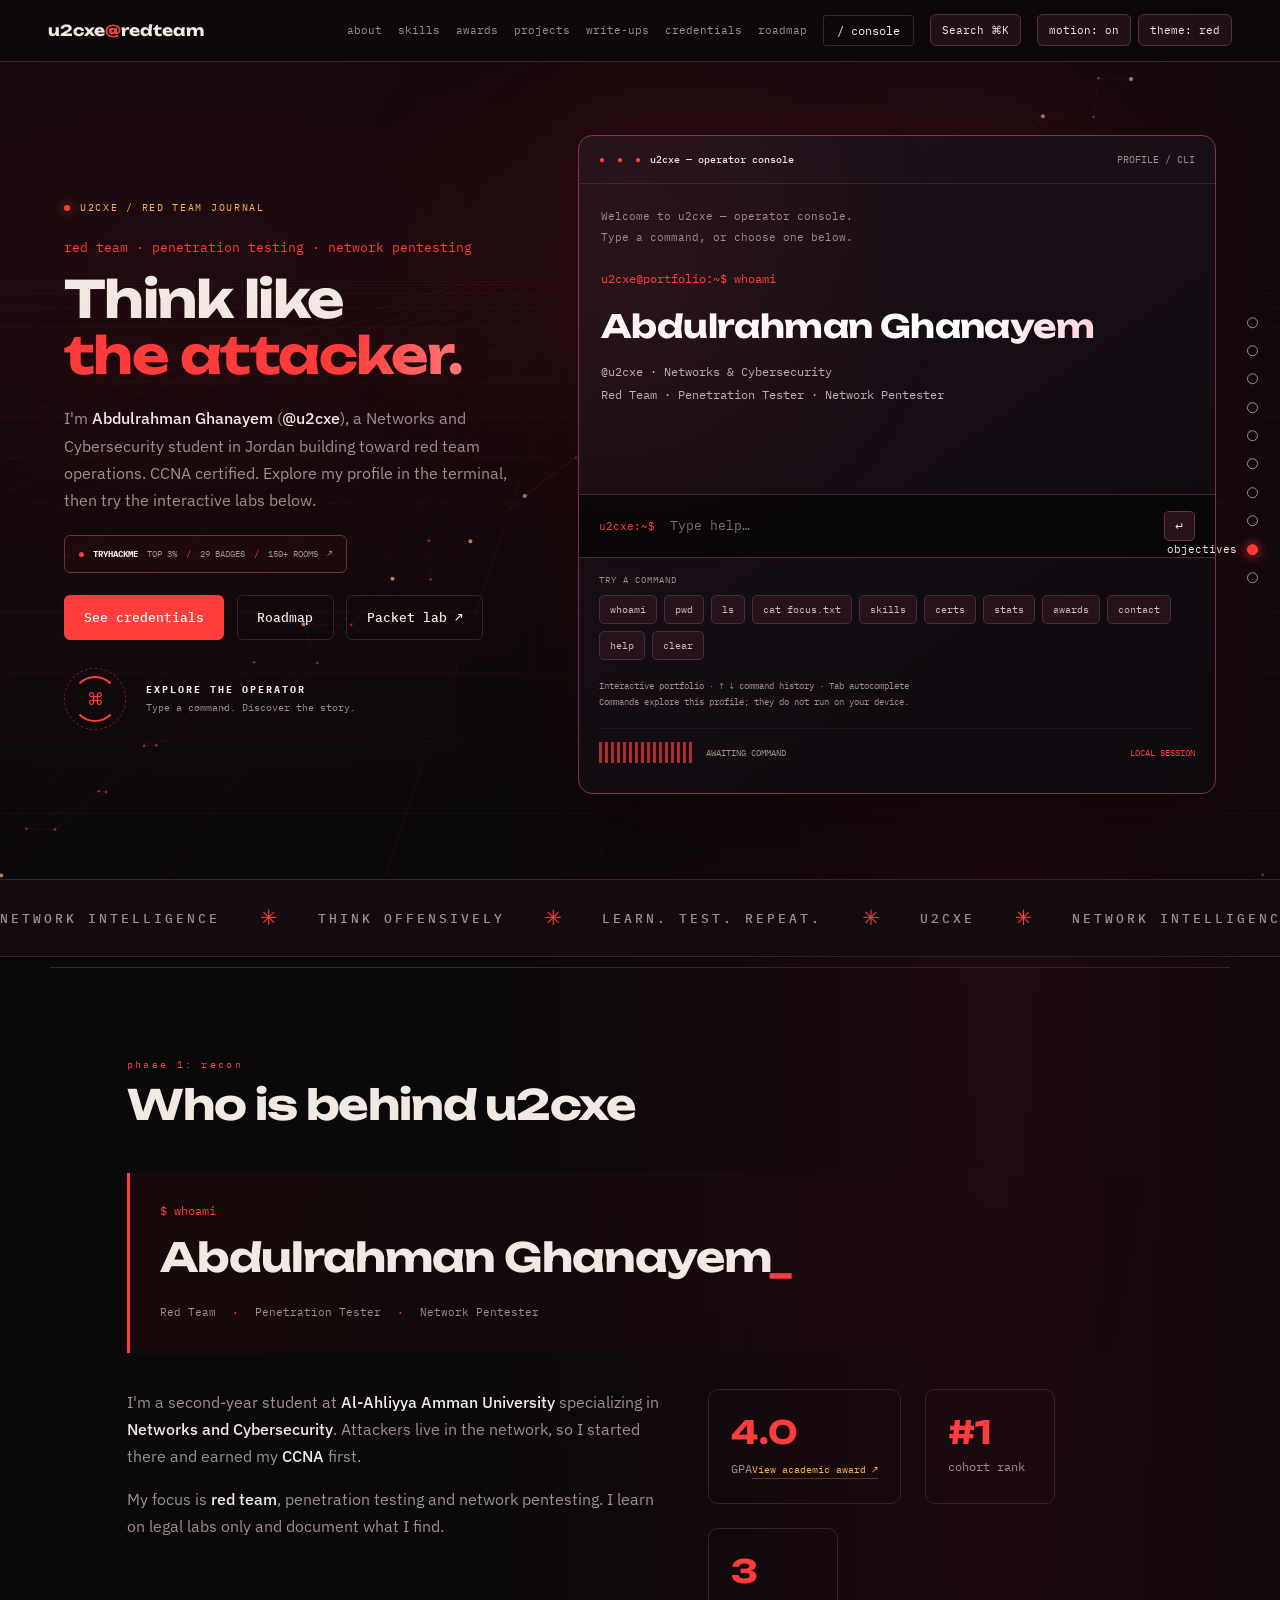
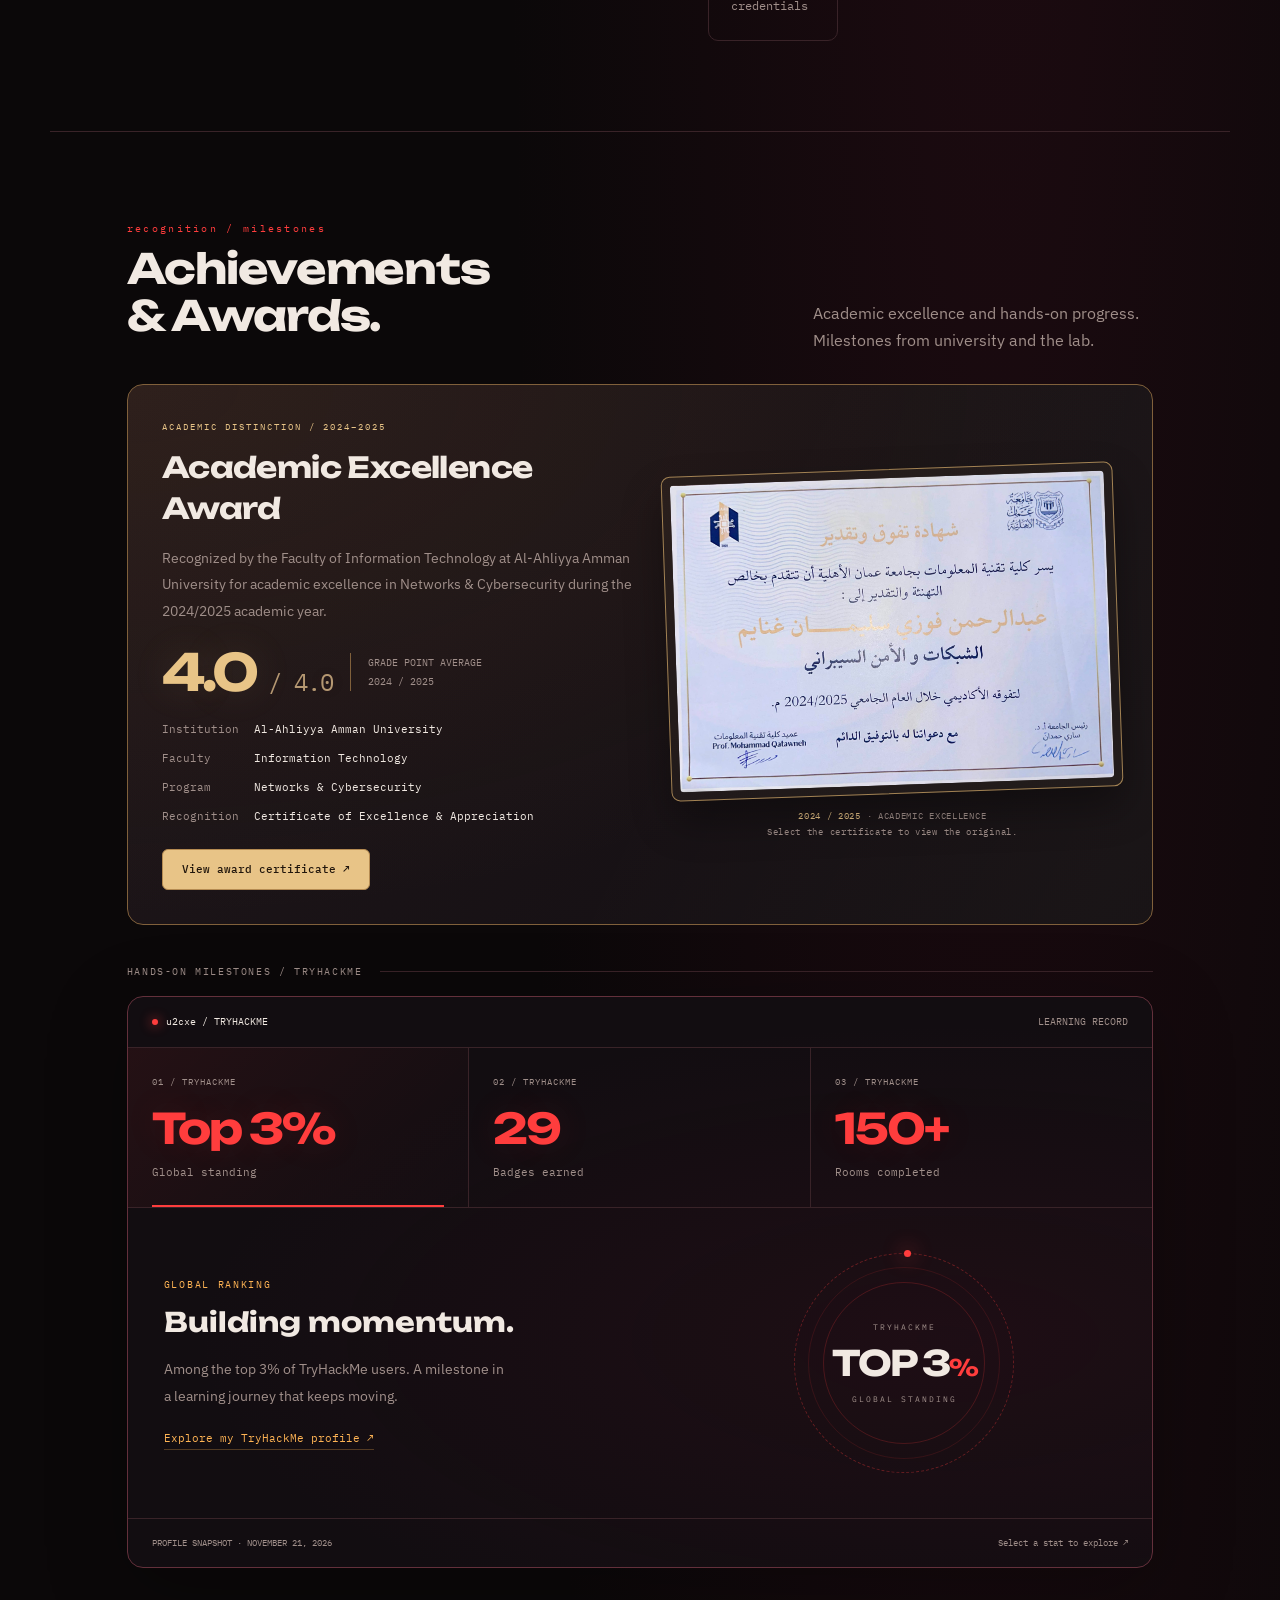
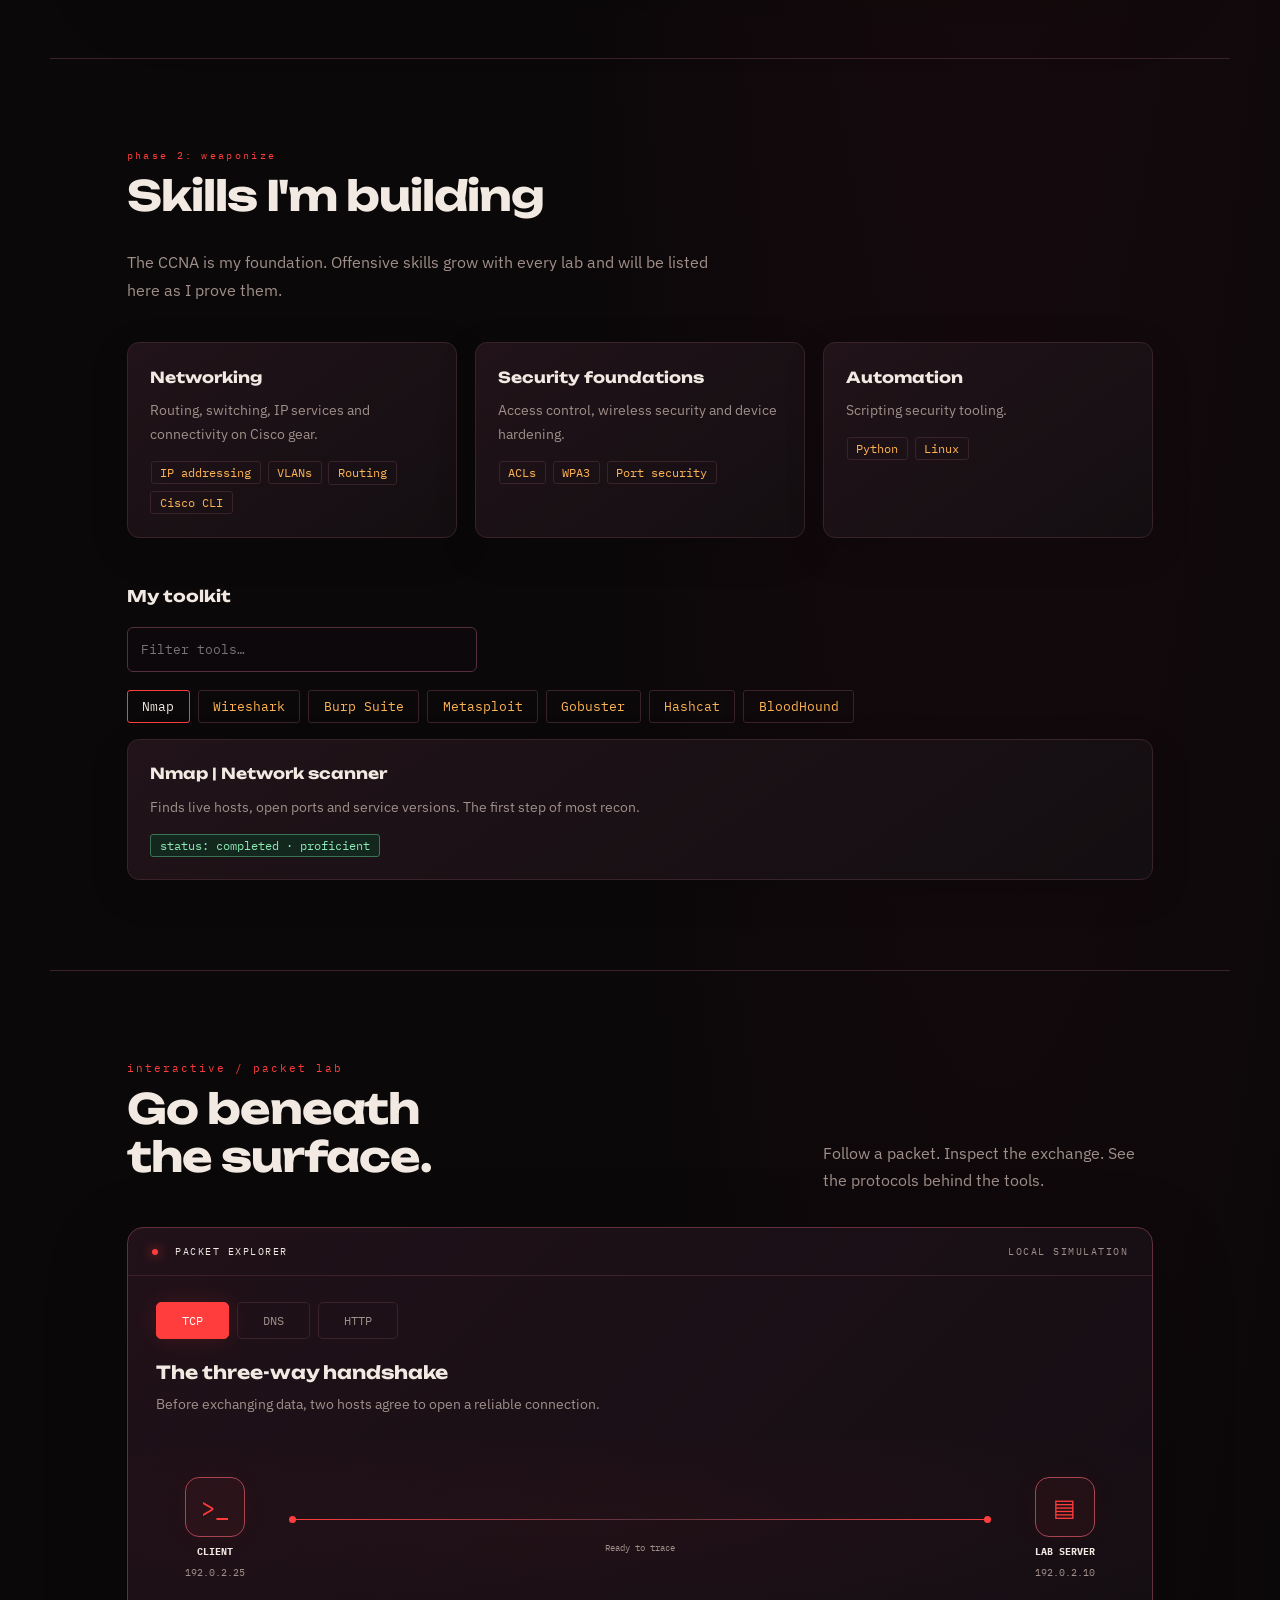
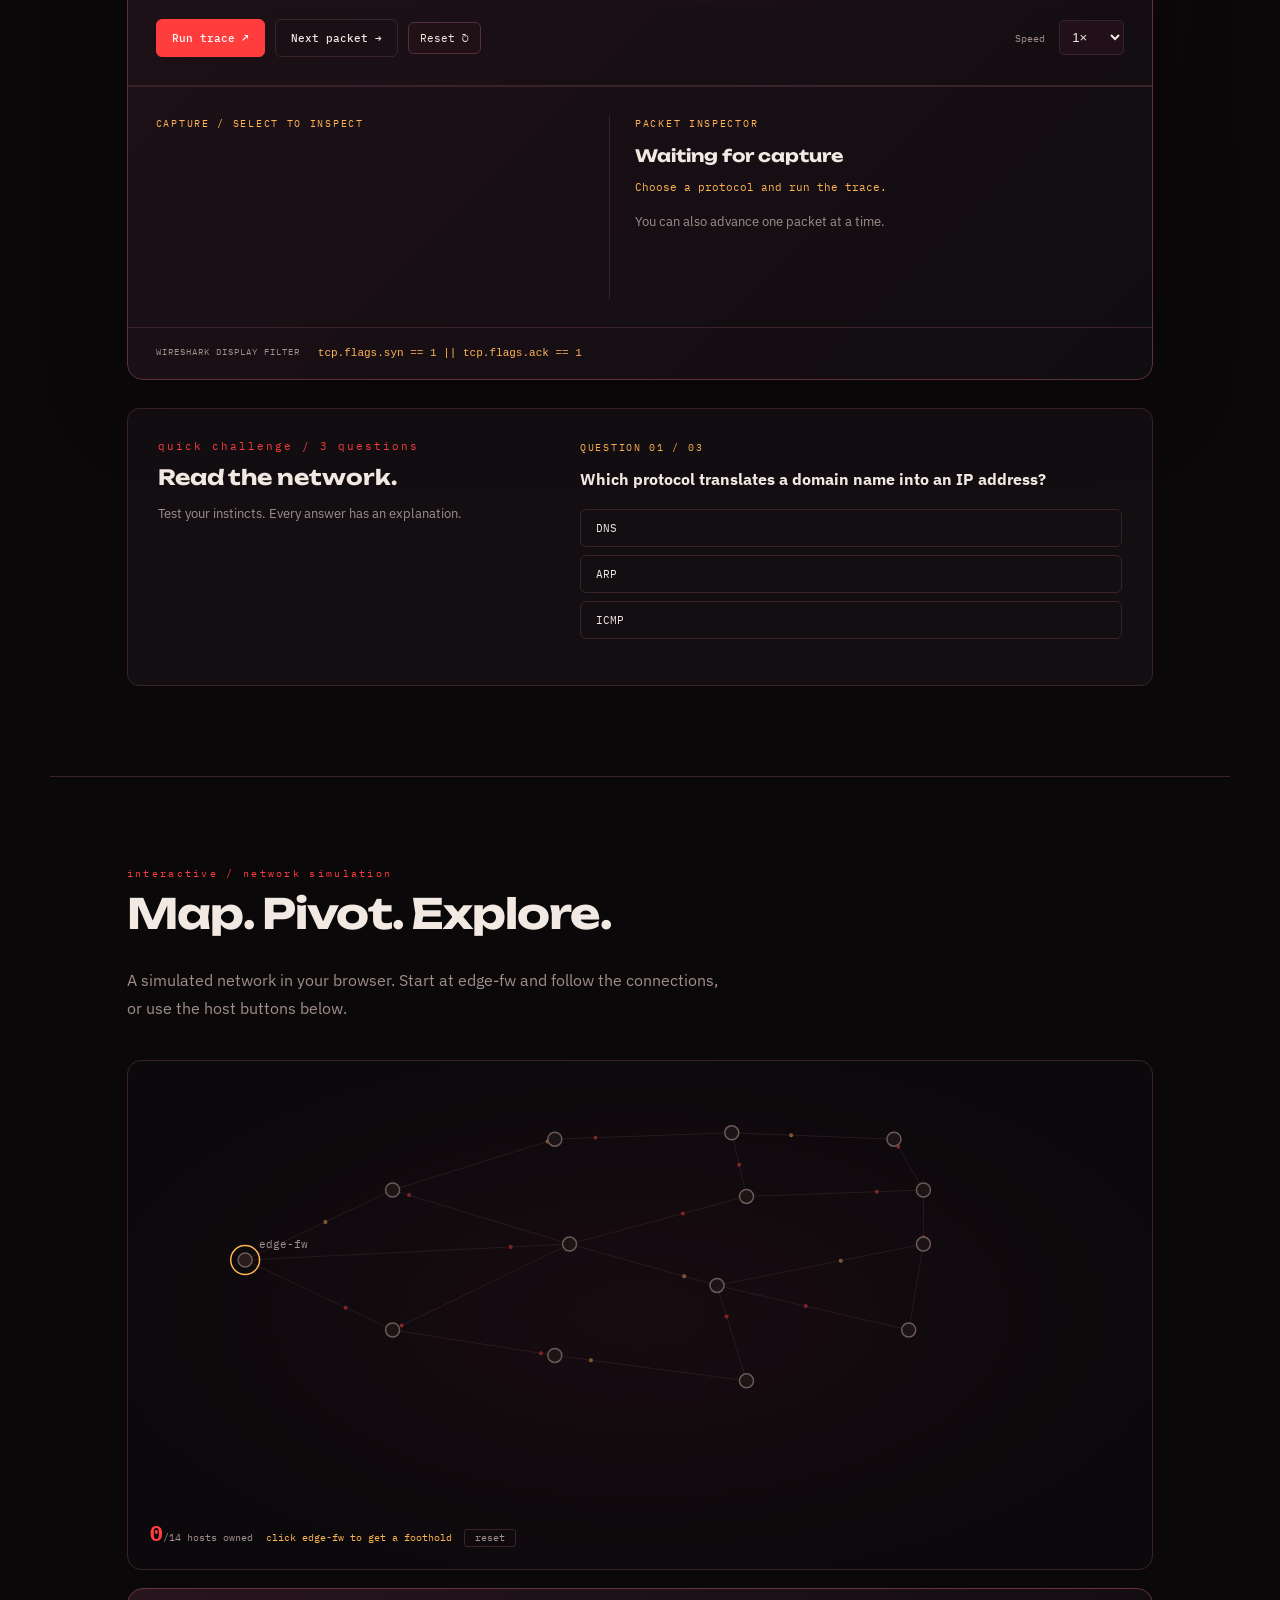
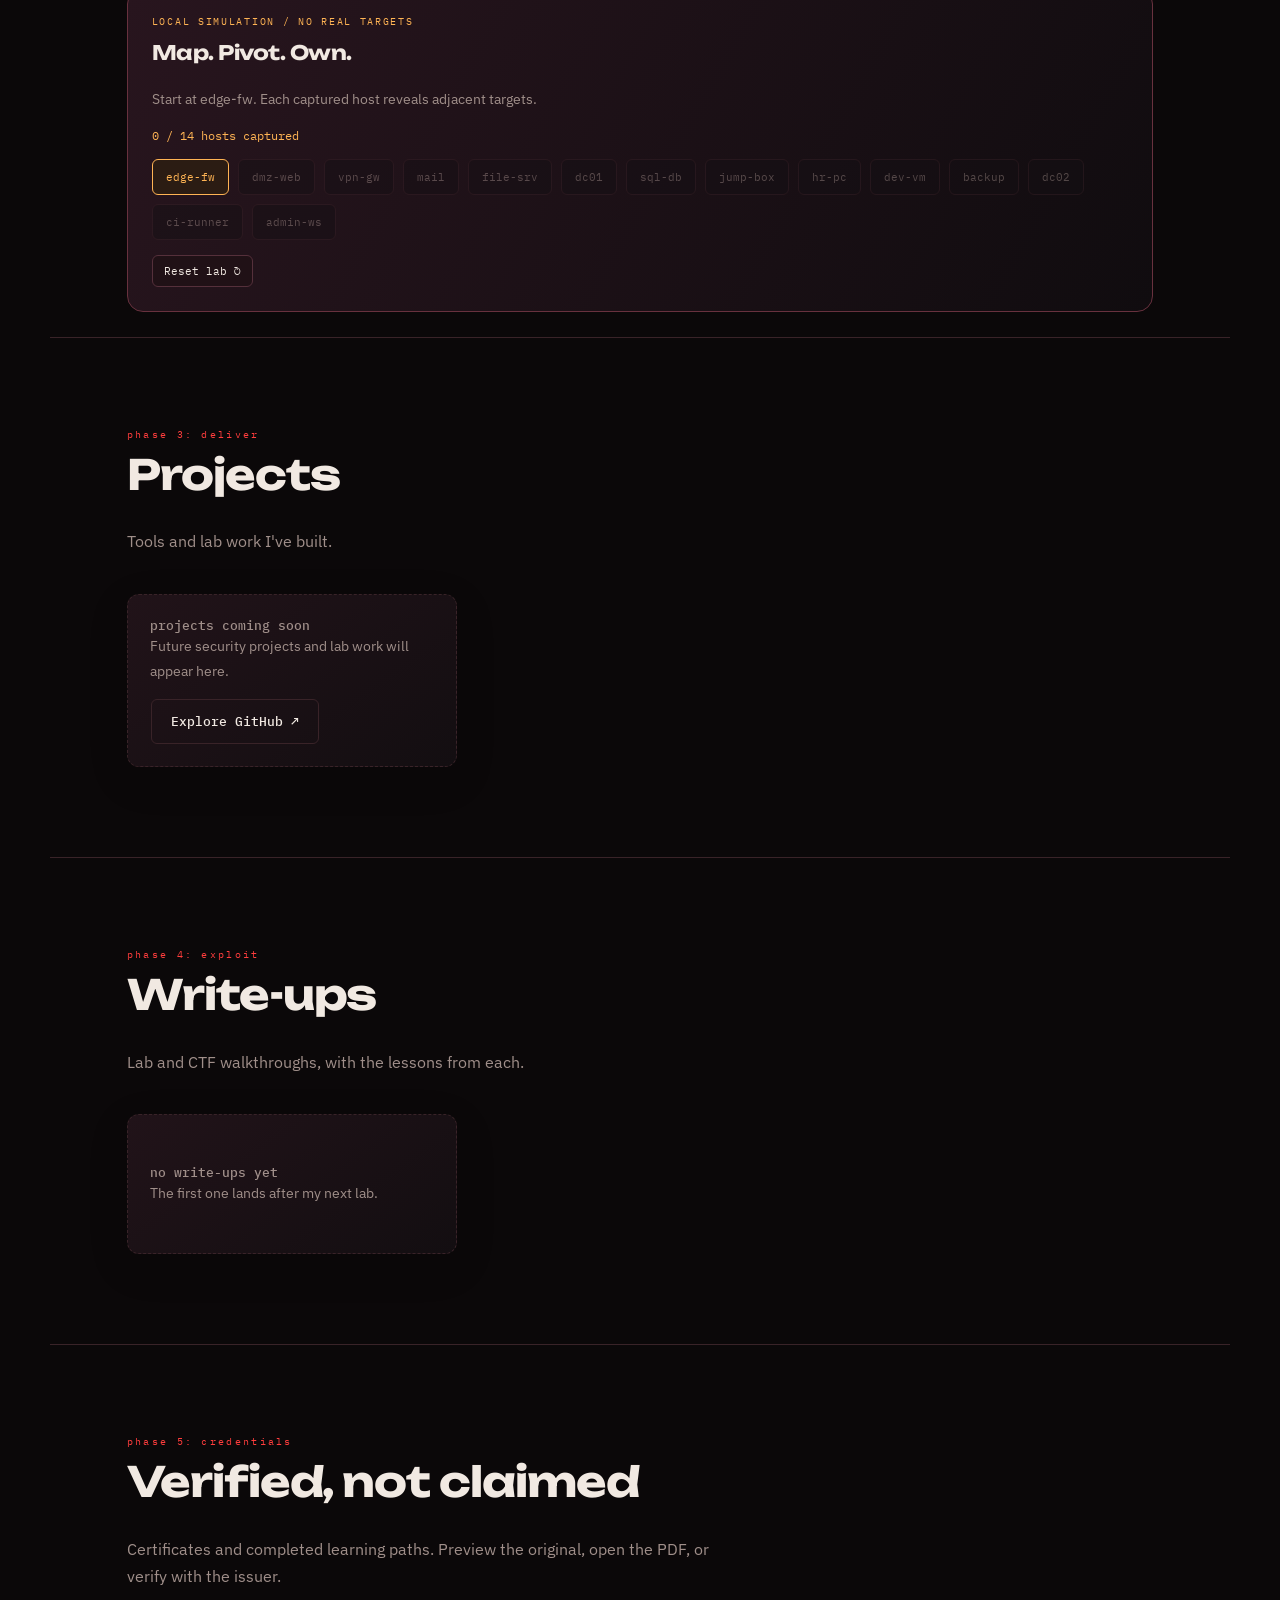
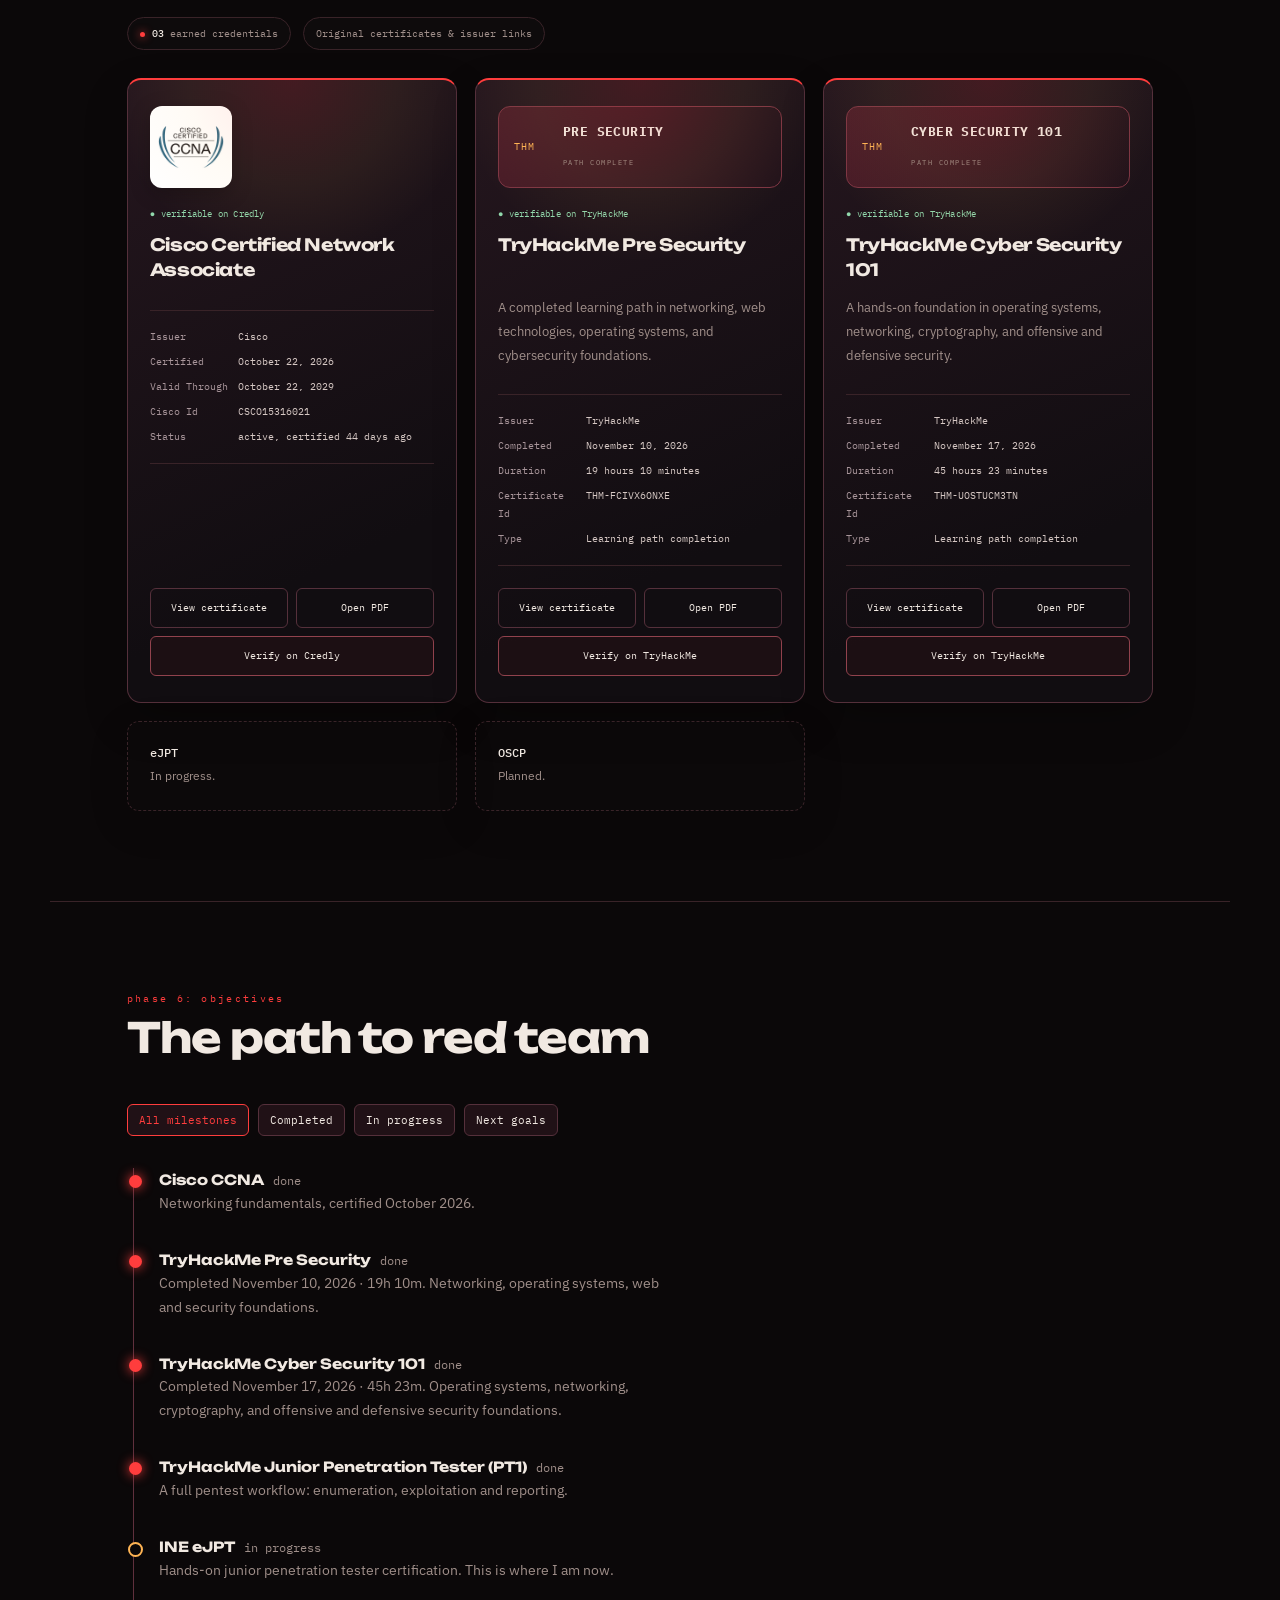
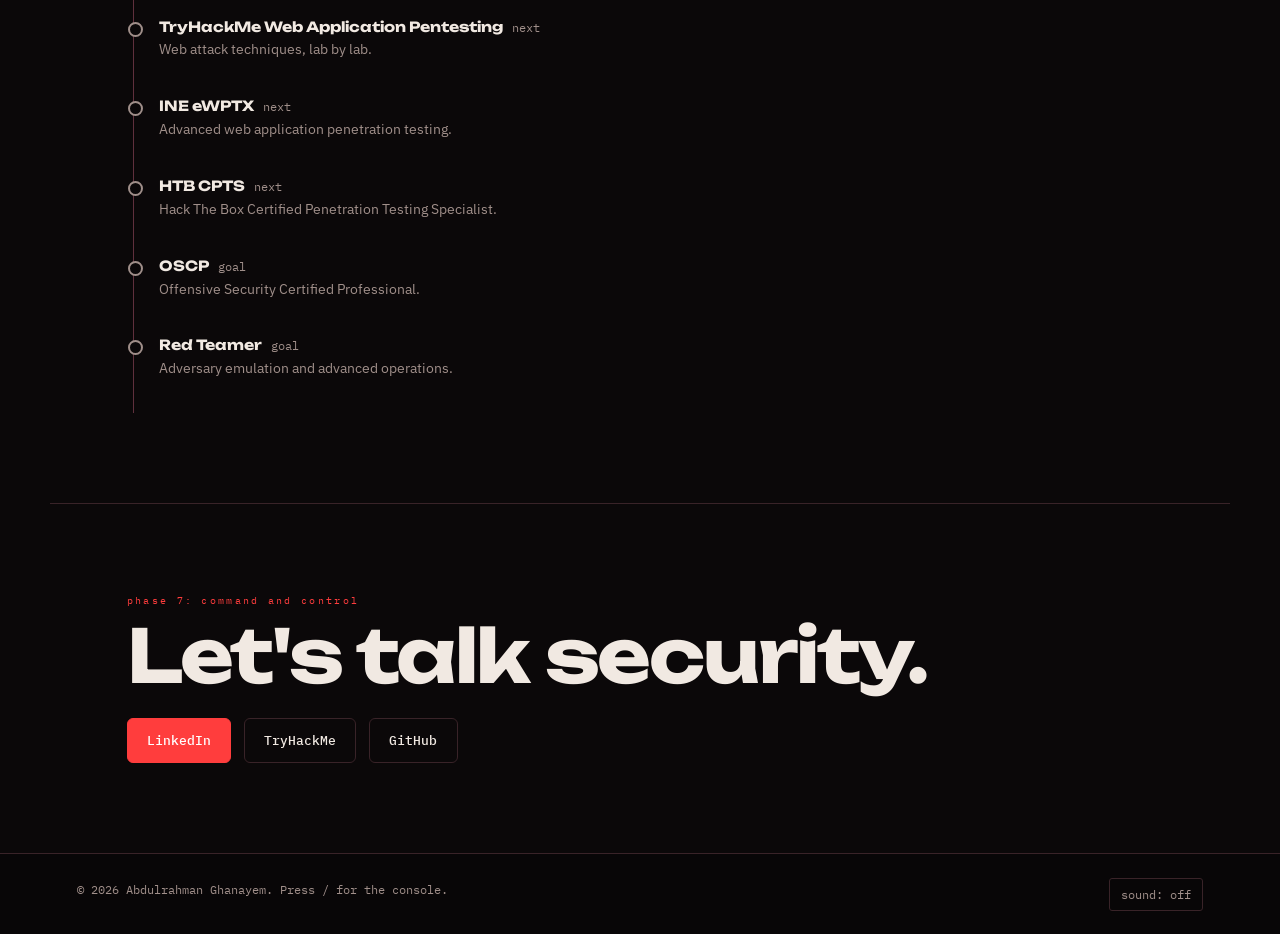
<file: index.html>
<!doctype html><html lang="en"><head><meta charset="utf-8"><meta name="viewport" content="width=device-width,initial-scale=1">
<title>Abdulrahman Ghanayem (u2cxe) | Red Team</title>
<meta name="description" content="Abdulrahman Ghanayem, aka u2cxe. Networks and Cybersecurity student building toward red team operations. CCNA certified.">
<link rel="stylesheet" href="https://fonts.googleapis.com/css2?family=IBM+Plex+Mono:wght@400;500&family=IBM+Plex+Sans:wght@400;500&family=Unbounded:wght@400;700&display=swap">
<script>document.documentElement.className='js'</script>
<style>
:root{--bg:#0b0809;--ink:#f1e9e2;--dim:#a08f8a;--red:#ff3d3d;--amb:#ffb454;--line:#2a1c1e;--pan:#140d0f;--d:'Unbounded',system-ui,sans-serif;--m:'IBM Plex Mono',ui-monospace,monospace;--s:'IBM Plex Sans',system-ui,sans-serif}
*{margin:0;padding:0;box-sizing:border-box}html{scroll-behavior:smooth;scroll-padding-top:80px}
body{background:var(--bg);color:var(--ink);font:400 1rem/1.7 var(--s);overflow-x:hidden}
a{color:inherit;text-decoration:none}:focus-visible{outline:2px solid var(--amb);outline-offset:3px}
.fine,.fine *{cursor:none}.ring{position:fixed;left:0;top:0;width:34px;height:34px;margin:-17px 0 0 -17px;border:1.5px solid var(--red);border-radius:50%;pointer-events:none;z-index:200;transition:width .2s,height .2s,margin .2s,background .2s}
.ring.big{width:56px;height:56px;margin:-28px 0 0 -28px;background:#ff3d3d22}.ring::after{content:"";position:absolute;left:50%;top:50%;width:4px;height:4px;margin:-2px;background:var(--red);border-radius:50%}
#boot{position:fixed;inset:0;background:#050304;z-index:300;display:flex;flex-direction:column;justify-content:center;padding:0 max(1.5rem,12vw);font:.9rem/2 var(--m);color:var(--dim);transition:opacity .6s}
#boot b{color:var(--red)}#boot small{margin-top:1.5rem;opacity:.5}#boot.x{opacity:0;pointer-events:none}
.prog{position:fixed;top:0;left:0;height:3px;width:0;background:linear-gradient(90deg,var(--red),var(--amb));z-index:90}
header{position:fixed;top:0;left:0;right:0;z-index:80;display:flex;justify-content:space-between;align-items:center;padding:.9rem clamp(1rem,4vw,3rem);background:linear-gradient(var(--bg),transparent)}
.brand{font:700 .95rem var(--d)}.brand i{color:var(--red);font-style:normal}
nav{display:flex;gap:1.5rem;align-items:center;font:.8rem var(--m)}nav a{color:var(--dim);transition:color .2s}nav a:hover{color:var(--ink)}
#cb{font:.78rem var(--m);background:none;color:var(--ink);border:1px solid var(--line);padding:.4rem .8rem;border-radius:3px;cursor:pointer}#cb:hover{border-color:var(--red)}
.rail{position:fixed;right:1.4rem;top:50%;transform:translateY(-50%);z-index:70;list-style:none;display:flex;flex-direction:column;gap:.9rem}
.rail a{display:flex;align-items:center;gap:.6rem;justify-content:flex-end;font:.7rem var(--m);color:transparent;transition:color .3s}
.rail a::after{content:"";width:9px;height:9px;border:1.5px solid var(--dim);border-radius:50%;transition:.3s}
.rail a:hover,.rail a.on{color:var(--ink)}.rail a.on::after{background:var(--red);border-color:var(--red);box-shadow:0 0 12px var(--red)}
.hero{position:relative;min-height:100vh;display:flex;align-items:center;padding:100px clamp(1.2rem,6vw,5rem) 60px}
#g{position:absolute;inset:0;width:100%;height:100%}
.hc{position:relative;z-index:2;max-width:560px;pointer-events:none}.hc a,.hc .btns{pointer-events:auto}
.tag{font:.8rem var(--m);color:var(--red)}
h1{font:700 clamp(2.3rem,5.4vw,4.4rem)/1.08 var(--d);letter-spacing:-.03em;margin:1rem 0 1.4rem}
h1 em{font-style:normal;color:var(--red);display:block}
.lead{color:var(--dim);max-width:46ch;margin-bottom:1.8rem}.lead b{color:var(--ink);font-weight:500}
.btns{display:flex;gap:.8rem;flex-wrap:wrap}
.btn{font:500 .82rem var(--m);padding:.8rem 1.2rem;border:1px solid var(--red);background:var(--red);color:#fff;border-radius:3px;display:inline-block;transition:transform .2s,box-shadow .25s;cursor:pointer}
.btn.g{background:transparent;border-color:var(--line);color:var(--ink)}.btn:hover{box-shadow:0 10px 30px #ff3d3d40}
.hud{position:absolute;z-index:3;left:clamp(1.2rem,6vw,5rem);bottom:28px;font:.78rem var(--m);color:var(--dim)}
.hud b{color:var(--red);font-size:1.3rem}.hud span{color:var(--amb);margin-left:.8rem}
#win{position:absolute;z-index:5;right:clamp(1rem,5vw,4rem);bottom:90px;max-width:340px;background:var(--pan);border:1px solid var(--red);padding:1.2rem;border-radius:6px;font:.82rem/1.6 var(--m);transform:scale(.9);opacity:0;pointer-events:none;transition:.5s}
#win.on{transform:none;opacity:1;pointer-events:auto}#win b{color:var(--red)}#win a{color:var(--amb);text-decoration:underline}
.sec{padding:110px clamp(1.2rem,6vw,5rem);max-width:1180px;margin:auto}
.ph{font:.8rem var(--m);color:var(--red);margin-bottom:.6rem}
h2{font:700 clamp(1.6rem,3.6vw,2.6rem)/1.15 var(--d);letter-spacing:-.025em;margin-bottom:1rem;max-width:20ch}
.sub{color:var(--dim);max-width:60ch;margin-bottom:2.4rem}
.js .rv{opacity:0;transform:translateY(36px);transition:opacity .8s calc(var(--i,0)*.1s),transform .8s calc(var(--i,0)*.1s)}.js .rv.in{opacity:1;transform:none}
.grid{display:grid;grid-template-columns:repeat(auto-fill,minmax(270px,1fr));gap:1.1rem}
.card{background:var(--pan);border:1px solid var(--line);border-radius:6px;padding:1.4rem;transition:border-color .25s,transform .15s;transform-style:preserve-3d}
.card:hover{border-color:var(--red)}.card h3{font:700 .95rem var(--d);margin-bottom:.5rem}.card p{color:var(--dim);font-size:.9rem}
.chips{display:flex;flex-wrap:wrap;gap:.4rem;margin-top:.9rem}.chips span{font:.72rem var(--m);padding:.2rem .55rem;border:1px solid var(--line);border-radius:3px;color:var(--amb)}
.empty{border-style:dashed;display:flex;flex-direction:column;justify-content:center;min-height:140px}.empty b{font:500 .8rem var(--m);color:var(--dim)}
.stats{display:flex;gap:3rem;flex-wrap:wrap;margin-top:2rem}.stats b{display:block;font:700 2.4rem var(--d);color:var(--red)}.stats small{font:.75rem var(--m);color:var(--dim)}
.about{display:grid;grid-template-columns:1.2fr 1fr;gap:3rem}.about p{color:var(--dim);margin-bottom:1rem}.about p b{color:var(--ink);font-weight:500}
.road{list-style:none;border-left:1px solid var(--line);margin-left:6px}.road li{position:relative;padding:0 0 1.8rem 1.8rem}
.road li::before{content:"";position:absolute;left:-6px;top:7px;width:11px;height:11px;border-radius:50%;background:var(--bg);border:2px solid var(--dim)}
.road .d::before{background:var(--red);border-color:var(--red);box-shadow:0 0 12px var(--red)}.road .n::before{border-color:var(--amb);animation:pl 1.8s infinite}
@keyframes pl{0%{box-shadow:0 0 0 0 #ffb45466}100%{box-shadow:0 0 0 14px #ffb45400}}
.road h3{font:700 1rem var(--d)}.road small{font:.72rem var(--m);color:var(--dim);margin-left:.6rem}.road p{color:var(--dim);font-size:.88rem}
.cert{display:grid;grid-template-columns:110px 1fr;gap:1.4rem;align-items:center;grid-column:1/-1;position:relative;overflow:hidden;border-color:#5a2a2a}
.cert::after{content:"";position:absolute;inset:0;background:radial-gradient(260px circle at var(--mx,50%) var(--my,0),#ff3d3d26,#ffb45410 40%,transparent 70%);pointer-events:none}
.cert img{width:110px;height:110px;object-fit:contain;border-radius:8px;background:#fff;padding:6px}
.cert dl{display:grid;grid-template-columns:auto 1fr;gap:.15rem 1rem;font:.76rem var(--m);margin:.7rem 0 1rem}.cert dt{color:var(--dim)}
.ver{font:.74rem var(--m);color:#6dff9a}
.cert .btn{padding:.55rem 1rem;position:relative;z-index:2}
.big{font:700 clamp(2rem,6vw,4.6rem)/1.05 var(--d);letter-spacing:-.03em;margin-bottom:1.5rem}
footer{border-top:1px solid var(--line);padding:1.5rem clamp(1.2rem,6vw,5rem);display:flex;justify-content:space-between;flex-wrap:wrap;gap:1rem;font:.76rem var(--m);color:var(--dim)}
footer button{font:inherit;background:none;border:1px solid var(--line);color:var(--dim);padding:.25rem .7rem;border-radius:3px;cursor:pointer}
dialog{background:var(--pan);color:var(--ink);border:1px solid var(--red);border-radius:8px;padding:1.4rem;width:min(760px,92vw);max-height:90vh;overflow:auto;margin:auto}dialog::backdrop{background:#000c;backdrop-filter:blur(4px)}
dialog img.p{width:100%;border-radius:4px;margin:1rem 0}dialog h3{font:700 1rem var(--d)}
#o{font:.82rem/1.7 var(--m);white-space:pre-wrap;min-height:220px;max-height:50vh;overflow:auto;color:var(--dim)}#o b{color:var(--red);font-weight:500}
#ci{width:100%;background:none;border:0;border-top:1px solid var(--line);outline:0;color:var(--ink);font:.85rem var(--m);padding:.8rem 0 0;margin-top:.6rem}
body::before{content:"";position:fixed;inset:0;pointer-events:none;z-index:1;background:radial-gradient(480px circle at var(--sx,50%) var(--sy,30%),#ff3d3d12,transparent 65%)}
.ice{--red:#46d9ff;--amb:#b6ff8a;--line:#1c2a2e}#h1 em{pointer-events:auto}
#log{position:absolute;z-index:3;left:clamp(1.2rem,6vw,5rem);bottom:66px;font:.72rem/1.7 var(--m);color:var(--dim);white-space:pre}#log div{animation:fi .4s}@keyframes fi{from{opacity:0;transform:translateX(-10px)}}
#rs{font:inherit;margin-left:.8rem;background:none;border:1px solid var(--line);color:var(--dim);padding:.1rem .6rem;border-radius:3px;cursor:pointer}#rs:hover{border-color:var(--red)}
.tl{display:flex;flex-wrap:wrap;gap:.5rem;margin-bottom:1rem}.tl button{font:.8rem var(--m);background:none;color:var(--amb);border:1px solid var(--line);padding:.45rem .9rem;border-radius:3px;cursor:pointer;transition:.2s}.tl button.on,.tl button:hover{border-color:var(--red);color:var(--ink)}
.th{font:700 1rem var(--d);margin:3rem 0 1rem}#tp{min-height:120px}#tp h3{animation:fi .4s}
.calm *,.calm *::before,.calm *::after{animation:none!important;transition:none!important}.calm .rv{opacity:1!important;transform:none!important}
@media(max-width:820px){nav a,.rail,#log{display:none}.about{grid-template-columns:1fr}.cert{grid-template-columns:1fr}.hc{max-width:none}.hero{align-items:flex-start}}
</style><link rel="stylesheet" href="upgrade.css"><link rel="icon" href="favicon.ico" sizes="any"><link rel="icon" type="image/png" href="favicon.png"><link rel="apple-touch-icon" href="apple-touch-icon.png"><meta name="theme-color" content="#0b0809"><link rel="stylesheet" href="interactive.css"><link rel="stylesheet" href="achievements.css"><link rel="stylesheet" href="awards.css"><link rel="stylesheet" href="refinement.css"><link rel="stylesheet" href="terminal.css"><link rel="stylesheet" href="motion.css"><link rel="stylesheet" href="cursor.css"><link rel="stylesheet" href="spark.css"></head><body>
<div id="boot"><div id="bl"></div><small>press any key to skip</small></div>
<div class="prog" id="pg"></div><div class="ring" id="rg" aria-hidden="true"></div>
<header><a class="brand" href="#top">u2cxe<i>@</i>redteam</a><nav><a href="#recon">about</a><a href="#weapon">skills</a><a href="#deliver">projects</a><a href="#exploit">write-ups</a><a href="#creds">credentials</a><a href="#path">roadmap</a><button id="cb" type="button">/ console</button></nav></header>
<ol class="rail" id="rail" aria-label="Sections"></ol>
<main>
<section class="hero" id="top">
<div class="hc"><p class="edition">OPERATOR PORTFOLIO / 04</p><p class="tag">red team · penetration testing · network pentesting</p>
<h1 id="h1">Think like<em>the attacker.</em></h1>
<p class="lead">I'm <b>Abdulrahman Ghanayem</b> (<b>@u2cxe</b>), a Networks and Cybersecurity student in Jordan building toward red team operations. CCNA certified. Explore my profile in the terminal, then try the interactive labs below.</p>
<div class="btns"><a class="btn" href="#creds">See credentials</a><a class="btn g" href="#path">Roadmap</a></div></div>
<div class="hero-terminal" role="region" aria-label="Interactive portfolio terminal"><div class="hero-terminal-bar"><strong><span class="cli-lights" aria-hidden="true">● ● ●</span> u2cxe — operator console</strong><span>PROFILE / CLI</span></div><div id="hero-output" class="cli-output" role="log" aria-live="polite" aria-relevant="additions text" tabindex="0"></div><form id="hero-cli-form"><label for="hero-command">u2cxe:~$</label><input id="hero-command" name="command" aria-label="Portfolio command" placeholder="Type help…" autocomplete="off" autocapitalize="off" spellcheck="false" maxlength="300"><button type="submit" aria-label="Run command">↵</button></form><p class="cli-prompt-hint">TRY A COMMAND</p><div id="hero-cli-suggestions" role="group" aria-label="Suggested commands"></div><p class="cli-note">Interactive portfolio · ↑ ↓ command history · Tab autocomplete<br>Commands explore this profile; they do not run on your device.</p></div></section>

<section class="sec" id="recon" data-l="recon"><div class="rv"><p class="ph">phase 1: recon</p><h2>Who is behind u2cxe</h2></div>
<div class="about"><div class="rv" style="--i:1"><p>I'm a second-year student at <b>Al-Ahliyya Amman University</b> specializing in <b>Networks and Cybersecurity</b>. Attackers live in the network, so I started there and earned my <b>CCNA</b> first.</p><p>My focus is <b>red team</b>, penetration testing and network pentesting. I learn on legal labs only and document what I find.</p></div>
<div class="rv stats" style="--i:2;margin:0"><div><b data-n="4.0">0</b><small>GPA</small></div><div><b>#1</b><small>cohort rank</small></div><div><b data-n="3">0</b><small>credentials</small></div></div></div></section>

<section class="sec achievements" id="achievements" data-l="achievements" aria-labelledby="achievements-title">
<div class="achievements-top rv"><div><p class="ph">recognition / milestones</p><h2 id="achievements-title">Achievements<br>&amp; Awards.</h2></div><p class="sub">Academic excellence and hands-on progress. Milestones from university and the lab.</p></div>
<article class="award-feature rv" id="academic-award" aria-labelledby="academic-award-title">
<div><p class="award-eyebrow">ACADEMIC DISTINCTION / 2024–2025</p><h3 id="academic-award-title">Academic Excellence Award</h3><p class="award-description">Recognized by the Faculty of Information Technology at Al-Ahliyya Amman University for academic excellence in Networks &amp; Cybersecurity during the 2024/2025 academic year.</p><div class="award-score"><strong>4.0<small> / 4.0</small></strong><span>GRADE POINT AVERAGE<br>2024 / 2025</span></div><dl class="award-facts"><dt>Institution</dt><dd>Al-Ahliyya Amman University</dd><dt>Faculty</dt><dd>Information Technology</dd><dt>Program</dt><dd>Networks &amp; Cybersecurity</dd><dt>Recognition</dt><dd>Certificate of Excellence &amp; Appreciation</dd></dl><button class="btn award-open" type="button" data-open-academic-award aria-haspopup="dialog" aria-controls="academic-award-dialog">View award certificate ↗</button></div>
<figure class="award-preview"><button type="button" data-open-academic-award aria-label="Enlarge academic excellence certificate" aria-haspopup="dialog" aria-controls="academic-award-dialog"><img src="certificates/academic-excellence-2024-2025.jpg" width="2947" height="2082" loading="lazy" alt="Certificate of Excellence and Appreciation from Al-Ahliyya Amman University for Abdulrahman Ghanayem, Networks and Cybersecurity, academic year 2024/2025"></button><figcaption><span>2024 / 2025</span> · ACADEMIC EXCELLENCE<br>Select the certificate to view the original.</figcaption></figure></article>
<p class="achievement-subhead">HANDS-ON MILESTONES / TRYHACKME</p>
<div class="achievement-console rv"><div class="achievement-toolbar"><span><i></i>u2cxe / TRYHACKME</span><span>LEARNING RECORD</span></div><div id="achievement-tabs" role="tablist" aria-label="TryHackMe achievements"></div><div id="achievement-panel" role="tabpanel" tabindex="0"><div class="achievement-story"><p class="mini-label" id="achievement-caption"></p><h3 id="achievement-title"></h3><p id="achievement-copy"></p><a data-thm-link href="https://tryhackme.com/p/u2cxe" target="_blank" rel="noopener">Explore my TryHackMe profile ↗</a></div><div id="achievement-art" aria-hidden="true"></div></div><div class="achievement-bottom"><span id="thm-date"></span><span>Select a stat to explore ↗</span></div></div>
</section>

<section class="sec" id="weapon" data-l="weaponize"><div class="rv"><p class="ph">phase 2: weaponize</p><h2>Skills I'm building</h2><p class="sub">The CCNA is my foundation. Offensive skills grow with every lab and will be listed here as I prove them.</p></div>
<div class="grid"><div class="card rv" style="--i:1"><h3>Networking</h3><p>Routing, switching, IP services and connectivity on Cisco gear.</p><div class="chips"><span>IP addressing</span><span>VLANs</span><span>Routing</span><span>Cisco CLI</span></div></div>
<div class="card rv" style="--i:2"><h3>Security foundations</h3><p>Access control, wireless security and device hardening.</p><div class="chips"><span>ACLs</span><span>WPA3</span><span>Port security</span></div></div>
<div class="card rv" style="--i:3"><h3>Automation</h3><p>Scripting security tooling.</p><div class="chips"><span>Python</span><span>Linux</span></div></div></div><div class="rv"><h3 class="th">My toolkit</h3><div class="tl" id="tl"></div><div class="card" id="tp"></div></div></section>

<section class="sec" id="network-lab" data-l="network lab"><div class="rv"><p class="ph">interactive / network simulation</p><h2>Map. Pivot. Explore.</h2><p class="sub">A simulated network in your browser. Start at edge-fw and follow the connections, or use the host buttons below.</p></div><div id="network-stage"><canvas id="g" role="img" aria-label="Interactive network graph. Click hosts to compromise them."></canvas><div class="hud"><b id="own">0</b>/14 hosts owned<span id="hint">click edge-fw to get a foothold</span><button id="rs" type="button">reset</button></div><div id="log" aria-live="polite"></div>
<div id="win"><b>Domain admin obtained.</b> <span id="wt"></span><br>That was a lab network. If you need someone to test yours (authorized, in scope), <a href="#contact">let's talk</a>.</div></div></section>
<section class="sec" id="deliver" data-l="deliver"><div class="rv"><p class="ph">phase 3: deliver</p><h2>Projects</h2><p class="sub">Tools and lab work I've built.</p></div>
<div class="grid"><div class="card empty rv"><b>projects coming soon</b><p>Future security projects and lab work will appear here.</p><a class="btn g" href="https://github.com/u2cxe" target="_blank" rel="noopener" style="margin-top:1rem;align-self:flex-start">Explore GitHub ↗</a></div></div></section>

<section class="sec" id="exploit" data-l="exploit"><div class="rv"><p class="ph">phase 4: exploit</p><h2>Write-ups</h2><p class="sub">Lab and CTF walkthroughs, with the lessons from each.</p></div>
<div class="grid"><div class="card empty rv"><b>no write-ups yet</b><p>The first one lands after my next lab.</p></div></div></section>

<section class="sec" id="creds" data-l="credentials"><div class="rv"><p class="ph">phase 5: credentials</p><h2>Verified, not claimed</h2><p class="sub">Certificates and completed learning paths. Preview the original, open the PDF, or verify with the issuer.</p></div>
<div class="credential-intro"><span><i></i><b>03</b> earned credentials</span><span>Original certificates &amp; issuer links</span></div><div class="grid"><article class="card cert rv" id="cc"><img src="certificates/ccna-logo.jpg" alt="Cisco CCNA badge"><div><span class="ver">● verifiable on Credly</span><h3>Cisco Certified Network Associate</h3>
<dl><dt>issuer</dt><dd>Cisco</dd><dt>certified</dt><dd>October 22, 2026</dd><dt>valid through</dt><dd>October 22, 2029</dd><dt>cisco id</dt><dd>CSCO15316021</dd><dt>status</dt><dd id="cs">active</dd></dl>
<div class="btns"><button class="btn g" id="vc" type="button">View certificate</button><a class="btn g" href="certificates/ccna-abdulrahman-ghanayem.pdf" target="_blank" rel="noopener">Open PDF</a><a class="btn" href="https://www.credly.com/badges/c65eaa71-bf42-41cf-a7da-48c163c7983a/" target="_blank" rel="noopener">Verify on Credly</a></div></div></article>
<article class="card cert rv" id="pre-security" style="--i:1"><div class="presec-mark" aria-hidden="true"><span>THM</span><strong>PRE SECURITY</strong><small>PATH COMPLETE</small></div><div><span class="ver">● verifiable on TryHackMe</span><h3>TryHackMe Pre Security</h3><p class="presec-summary">A completed learning path in networking, web technologies, operating systems, and cybersecurity foundations.</p><dl><dt>issuer</dt><dd>TryHackMe</dd><dt>completed</dt><dd>November 10, 2026</dd><dt>duration</dt><dd>19 hours 10 minutes</dd><dt>certificate id</dt><dd>THM-FCIVX6ONXE</dd><dt>type</dt><dd>Learning path completion</dd></dl><div class="btns"><button class="btn g" id="view-presec" type="button" aria-haspopup="dialog" aria-controls="presec-dialog">View certificate</button><a class="btn g" href="certificates/pre-security-abdulrahman-ghanayem.pdf" target="_blank" rel="noopener">Open PDF</a><a class="btn" href="https://tryhackme.com/certificate/THM-FCIVX6ONXE" target="_blank" rel="noopener">Verify on TryHackMe</a></div></div></article>
<article class="card cert rv" id="cyber-security-101" style="--i:2"><div class="presec-mark" aria-hidden="true"><span>THM</span><strong>CYBER SECURITY 101</strong><small>PATH COMPLETE</small></div><div><span class="ver">● verifiable on TryHackMe</span><h3>TryHackMe Cyber Security 101</h3><p class="presec-summary">A hands-on foundation in operating systems, networking, cryptography, and offensive and defensive security.</p><dl><dt>issuer</dt><dd>TryHackMe</dd><dt>completed</dt><dd>November 17, 2026</dd><dt>duration</dt><dd>45 hours 23 minutes</dd><dt>certificate id</dt><dd>THM-UOSTUCM3TN</dd><dt>type</dt><dd>Learning path completion</dd></dl><div class="btns"><button class="btn g" id="view-cs101" type="button" aria-haspopup="dialog" aria-controls="cs101-dialog">View certificate</button><a class="btn g" href="certificates/cyber-security-101-abdulrahman-ghanayem.pdf" target="_blank" rel="noopener">Open PDF</a><a class="btn" href="https://tryhackme.com/certificate/THM-UOSTUCM3TN" target="_blank" rel="noopener">Verify on TryHackMe</a></div></div></article>
<div class="card empty rv" style="--i:1"><b>eJPT</b><p>In progress.</p></div><div class="card empty rv" style="--i:2"><b>OSCP</b><p>Planned.</p></div></div></section>

<section class="sec" id="path" data-l="objectives"><div class="rv"><p class="ph">phase 6: objectives</p><h2>The path to red team</h2></div>
<ol class="road"><li class="d rv"><h3>Cisco CCNA<small>done</small></h3><p>Networking fundamentals, certified October 2026.</p></li><li class="d rv"><h3>TryHackMe Pre Security<small>done</small></h3><p>Completed November 10, 2026 · 19h 10m. Networking, operating systems, web and security foundations.</p></li><li class="d rv"><h3>TryHackMe Cyber Security 101<small>done</small></h3><p>Completed November 17, 2026 · 45h 23m. Operating systems, networking, cryptography, and offensive and defensive security foundations.</p></li><li class="d rv"><h3>TryHackMe Junior Penetration Tester (PT1)<small>done</small></h3><p>A full pentest workflow: enumeration, exploitation and reporting.</p></li><li class="n rv"><h3>INE eJPT<small>in progress</small></h3><p>Hands-on junior penetration tester certification. This is where I am now.</p></li><li class="rv"><h3>TryHackMe Web Application Pentesting<small>next</small></h3><p>Web attack techniques, lab by lab.</p></li><li class="rv"><h3>INE eWPTX<small>next</small></h3><p>Advanced web application penetration testing.</p></li><li class="rv"><h3>HTB CPTS<small>next</small></h3><p>Hack The Box Certified Penetration Testing Specialist.</p></li><li class="rv"><h3>OSCP<small>goal</small></h3><p>Offensive Security Certified Professional.</p></li><li class="rv"><h3>Red Teamer<small>goal</small></h3><p>Adversary emulation and advanced operations.</p></li></ol></section>

<section class="sec" id="contact" data-l="contact"><div class="rv"><p class="ph">phase 7: command and control</p><p class="big">Let's talk security.</p><div class="btns"><a class="btn" href="https://www.linkedin.com/in/abdulrahman-ghanayem-6a95833b1/" target="_blank" rel="noopener">LinkedIn</a><a class="btn g" href="https://tryhackme.com/p/u2cxe" target="_blank" rel="noopener">TryHackMe</a><a class="btn g" href="https://github.com/u2cxe" target="_blank" rel="noopener">GitHub</a></div></div></section>
</main>
<footer><span>© 2026 Abdulrahman Ghanayem. Press / for the console.</span><span><button id="th" type="button">theme: red</button> <button id="sn" type="button">sound: off</button> <button id="mt" type="button" aria-pressed="false">motion: on</button></span></footer>
<dialog id="cd"><div class="btns" style="justify-content:space-between"><h3>CCNA certificate</h3><button class="btn g" onclick="cd.close()" type="button">Close</button></div><img class="p" src="certificates/ccna-preview.png" alt="Cisco CCNA certificate"><div class="credential-description"><p class="mini-label">CISCO / ASSOCIATE CERTIFICATION</p><h3>About this certification</h3><p>The Cisco Certified Network Associate (CCNA) certification covers the foundations of modern networking: network access, IP connectivity and services, security fundamentals, and automation and programmability.</p><h3>Skills covered</h3><ul class="credential-skills"><li><strong>Network fundamentals</strong><span>Network components, IP addressing, and subnetting concepts.</span></li><li><strong>Network access</strong><span>Switching, VLANs, and wireless networking concepts.</span></li><li><strong>IP connectivity</strong><span>Routing concepts and how traffic moves between networks.</span></li><li><strong>IP services</strong><span>Essential network services and their role in connectivity.</span></li><li><strong>Security fundamentals</strong><span>Access control and foundational network protection.</span></li><li><strong>Automation &amp; programmability</strong><span>Foundations of network automation and programmable networks.</span></li></ul></div><div class="btns"><a class="btn" href="https://www.credly.com/badges/c65eaa71-bf42-41cf-a7da-48c163c7983a/" target="_blank" rel="noopener">Verify on Credly</a><a class="btn g" href="certificates/ccna-abdulrahman-ghanayem.pdf" target="_blank" rel="noopener">Open PDF</a></div></dialog>
<dialog id="presec-dialog" aria-labelledby="presec-title"><div class="btns" style="justify-content:space-between"><h3 id="presec-title">Pre Security — Certificate of Completion</h3><button class="btn g" id="close-presec" type="button">Close</button></div><p class="mini-label">TRYHACKME · NOVEMBER 10, 2026 · THM-FCIVX6ONXE</p><img class="p" src="certificates/pre-security-preview.png" alt="Pre Security certificate of completion awarded to Abdelrahman Ghanayem on November 10, 2026"><div class="credential-description"><p class="mini-label">TRYHACKME / LEARNING PATH COMPLETION</p><h3>About this certificate</h3><p>Pre Security builds the technical foundations needed to begin learning cybersecurity. The path introduces how computers and networks work, how websites communicate, and how to work with Linux and Windows. Completed on November 10, 2026, with a course duration of 19 hours and 10 minutes.</p><h3>Skills covered</h3><ul class="credential-skills"><li><strong>Network fundamentals</strong><span>IP addressing, network communication, and common protocols.</span></li><li><strong>How the web works</strong><span>DNS, HTTP, and the interaction between browsers and web servers.</span></li><li><strong>Linux fundamentals</strong><span>Navigating the filesystem and working with basic terminal commands.</span></li><li><strong>Windows fundamentals</strong><span>Understanding the Windows environment, files, and core system features.</span></li><li><strong>Computer fundamentals</strong><span>Operating systems, computer components, and client-server concepts.</span></li><li><strong>Security foundations</strong><span>Core cybersecurity concepts and the foundations for further hands-on learning.</span></li></ul></div><div class="btns"><a class="btn" href="https://tryhackme.com/certificate/THM-FCIVX6ONXE" target="_blank" rel="noopener">Verify on TryHackMe</a><a class="btn g" href="certificates/pre-security-abdulrahman-ghanayem.pdf" target="_blank" rel="noopener">Open PDF</a></div></dialog>
<dialog id="academic-award-dialog" aria-labelledby="award-dialog-title"><div class="award-dialog-header"><div><p class="award-eyebrow">AL-AHLIYYA AMMAN UNIVERSITY</p><h3 id="award-dialog-title">Academic Excellence Award</h3></div><button id="close-academic-award" class="control" type="button">Close ×</button></div><div class="award-dialog-meta"><span>GPA 4.0 / 4.0</span><span>2024 / 2025</span><span>Networks &amp; Cybersecurity</span></div><img class="award-full" src="certificates/academic-excellence-2024-2025.jpg" width="2947" height="2082" alt="Original Arabic academic excellence certificate awarded to Abdulrahman Ghanayem by the Faculty of Information Technology, Al-Ahliyya Amman University, 2024/2025"><p class="award-dialog-copy">Certificate of Excellence and Appreciation recognizing academic excellence in Networks &amp; Cybersecurity during the 2024/2025 academic year. Issued by the Faculty of Information Technology at Al-Ahliyya Amman University.</p><div class="btns"><a class="btn" href="certificates/academic-excellence-2024-2025.jpg" target="_blank" rel="noopener">Open full-size image ↗</a><a class="btn g" href="certificates/academic-excellence-2024-2025.jpg" download="Abdulrahman-Ghanayem-Academic-Excellence-2024-2025.jpg">Download certificate ↓</a></div></dialog>
<dialog id="cs101-dialog" aria-labelledby="cs101-title"><div class="btns" style="justify-content:space-between"><h3 id="cs101-title">Cyber Security 101 — Certificate of Completion</h3><button class="btn g" id="close-cs101" type="button">Close</button></div><p class="mini-label" style="margin-top:16px">TRYHACKME · NOVEMBER 17, 2026 · THM-UOSTUCM3TN</p><img class="p" src="certificates/cyber-security-101-preview.png" alt="Cyber Security 101 learning path certificate awarded to Abdelrahman Ghanayem on November 17, 2026"><div class="credential-description"><p class="mini-label">TRYHACKME / LEARNING PATH COMPLETION</p><h3>About this certificate</h3><p>Cyber Security 101 introduces the technical foundations of cybersecurity through hands-on learning. It covers operating systems, networking and cryptography, alongside an introduction to offensive and defensive security. Completed on November 17, 2026, with a course duration of 45 hours and 23 minutes.</p><h3>Skills covered</h3><ul class="credential-skills"><li><strong>Networking foundations</strong><span>Core networking concepts, protocols, and communication between systems.</span></li><li><strong>Linux & Windows</strong><span>Operating system fundamentals and working with graphical and command-line interfaces.</span></li><li><strong>Cryptography fundamentals</strong><span>Basic encryption concepts and their role in protecting information.</span></li><li><strong>Offensive security</strong><span>An introduction to penetration testing, exploitation concepts, and offensive tools.</span></li><li><strong>Web security basics</strong><span>Foundational web hacking concepts explored through guided practice.</span></li><li><strong>Defensive security</strong><span>An introduction to blue-team practices, security tools, and protective solutions.</span></li></ul><p><a href="https://tryhackme.com/resources/blog/new-cyber-security-101-path" target="_blank" rel="noopener">Explore the learning path on TryHackMe ↗</a></p></div><div class="btns"><a class="btn" href="https://tryhackme.com/certificate/THM-UOSTUCM3TN" target="_blank" rel="noopener">Verify on TryHackMe</a><a class="btn g" href="certificates/cyber-security-101-abdulrahman-ghanayem.pdf" target="_blank" rel="noopener">Open PDF</a><a class="btn g" href="certificates/cyber-security-101-abdulrahman-ghanayem.pdf" download>Download certificate ↓</a></div></dialog>
<dialog id="con"><div id="o"></div><input id="ci" placeholder="type help, then Enter. Esc closes" autocomplete="off" spellcheck="false" aria-label="Console"></dialog>
<script>
const $=s=>document.querySelector(s),$$=s=>[...document.querySelectorAll(s)],B=document.body;let calm=false,R='#ff3d3d',Am='#ffb454',snd=false,AC,t0=0;
/* boot */
const bl=$('#bl'),L=['<b>></b> mounting operator console','<b>></b> profile u2cxe ........ loaded','<b>></b> cisco ccna ........... verified','<b>></b> scope: authorized targets only','<b>></b> access granted'];let bi=0,bd=false;
function endBoot(){if(bd)return;bd=true;$('#boot').classList.add('x');$('#boot').setAttribute('aria-hidden','true');scr($('#h1 em'))}
(function t(){if(bd)return;if(bi<L.length){bl.innerHTML+=L[bi++]+'<br>';setTimeout(t,380)}else setTimeout(endBoot,500)})();
addEventListener('keydown',endBoot);$('#boot').onclick=endBoot;
/* scramble */
function scr(el){if(calm||!el)return;const t=el.dataset.t||(el.dataset.t=el.textContent),c='01#$%&@<>/';let i=0;clearInterval(el._v);el._v=setInterval(()=>{el.textContent=[...t].map((k,n)=>n<i||k===' '?k:c[Math.random()*c.length|0]).join('');if((i+=.6)>=t.length){el.textContent=t;clearInterval(el._v)}},30)}
$('#h1 em').onpointerenter=()=>scr($('#h1 em'));
function beep(f){if(!snd)return;try{AC=AC||new AudioContext();const o=AC.createOscillator(),g=AC.createGain();o.frequency.value=f;g.gain.value=.05;o.connect(g);g.connect(AC.destination);o.start();g.gain.exponentialRampToValueAtTime(.0001,AC.currentTime+.15);o.stop(AC.currentTime+.16)}catch{}}
$$('.brand').forEach(e=>e.onpointerenter=()=>{if(calm)return;const t=e.textContent,c='01#$%&@';let i=0;const v=setInterval(()=>{e.textContent=[...t].map((k,n)=>n<i?k:c[Math.random()*7|0]).join('');if(++i>t.length){e.textContent=t;clearInterval(v)}},40)});
/* Native cursor remains visible in dialogs; animated trail is in upgrade.js. */
$('#rg')?.remove();
/* graph */
const g=$('#g'),x=g.getContext('2d');
const N=[['edge-fw',.46,.5],['dmz-web',.56,.28],['vpn-gw',.56,.72],['mail',.67,.12],['file-srv',.68,.45],['dc01',.8,.3],['sql-db',.67,.8],['jump-box',.78,.58],['hr-pc',.9,.12],['dev-vm',.92,.45],['backup',.8,.88],['dc02',.91,.72],['ci-runner',.79,.1],['admin-ws',.92,.28]];
const E=[[0,1],[0,2],[0,4],[1,3],[1,4],[3,12],[12,8],[12,5],[4,5],[4,7],[2,6],[2,4],[6,10],[7,10],[7,11],[7,9],[5,13],[13,9],[9,11],[8,13]];
const A=N.map(()=>[]);E.forEach(([a,b])=>{A[a].push(b);A[b].push(a)});
let W,H,P=[],own=new Set(),pk=[],hv=-1,won=false;
function lay(){const d=Math.min(devicePixelRatio||1,2);W=g.clientWidth;H=g.clientHeight;g.width=W*d;g.height=H*d;x.setTransform(d,0,0,d,0,0);
 P=N.map(n=>[W*(.10+(n[1]-.45)/.5*.72),40+n[2]*(H-190)])}
lay();addEventListener('resize',lay);
const can=i=>!own.has(i)&&(own.size?A[i].some(j=>own.has(j)):i===0);
function at(e){const r=g.getBoundingClientRect(),mx=e.clientX-r.left,my=e.clientY-r.top;return P.findIndex(p=>Math.hypot(p[0]-mx,p[1]-my)<24)}
g.addEventListener('pointermove',e=>{hv=at(e);g.style.cursor=hv>=0&&can(hv)?'pointer':''});g.addEventListener('pointerleave',()=>hv=-1);
g.addEventListener('click',e=>{const i=at(e);if(i<0||!can(i)||pk.some(k=>k.b===i))return;
 if(!own.size)take(i,-1);else pk.push({a:A[i].find(j=>own.has(j)),b:i,t:0})});
function lg(t){const l=$('#log'),d=document.createElement('div');d.textContent=new Date().toTimeString().slice(0,8)+'  '+t;l.append(d);while(l.children.length>4)l.firstChild.remove()}
function take(i,f){if(own.has(i))return;own.add(i);if(!t0)t0=performance.now();$('#own').textContent=own.size;beep(300+own.size*45);
 lg(f<0?'foothold on '+N[i][0]+' (initial access)':'pivot '+N[f][0]+' > '+N[i][0]);
 $('#hint').textContent=own.size===N.length?'all hosts owned':i===5?'dc01 owned. finish the network':'pivot to a highlighted neighbor';
 if(own.size===N.length){won=true;const s=((performance.now()-t0)/1e3).toFixed(1);let b=s;try{b=Math.min(+s,+(localStorage.getItem('best')||s)).toFixed(1);localStorage.setItem('best',b)}catch{}
  $('#wt').textContent='Time '+s+'s, best '+b+'s.';$('#win').classList.add('on');beep(880)}}
function rst(){own.clear();pk=[];won=false;t0=0;$('#own').textContent=0;$('#log').textContent='';$('#win').classList.remove('on');$('#hint').textContent='click edge-fw to get a foothold'}
$('#rs').onclick=rst;
const S=['22 ssh, 443 https','80 http, 8080','1194 vpn, 443','25 smtp, 587','445 smb, 139','88 kerberos, 389 ldap','3306 mysql','22 ssh, 3389 rdp','445 smb','22 ssh, 5000','873 rsync','88 kerberos, 389 ldap','8080 jenkins','3389 rdp'];
function draw(tm){requestAnimationFrame(draw);if(document.hidden)return;x.clearRect(0,0,W,H);const pu=calm?0:Math.sin(tm/300);
 E.forEach(([a,b])=>{const o=own.has(a)&&own.has(b);x.strokeStyle=o?R:'#4a3438';x.globalAlpha=o?.9:.4;x.lineWidth=o?1.6:1;x.beginPath();x.moveTo(...P[a]);x.lineTo(...P[b]);x.stroke()});
 pk=pk.filter(k=>{k.t+=calm?1:.03;const[a,b]=[P[k.a],P[k.b]];x.globalAlpha=1;x.fillStyle=Am;x.shadowColor=Am;x.shadowBlur=14;x.beginPath();x.arc(a[0]+(b[0]-a[0])*k.t,a[1]+(b[1]-a[1])*k.t,4,0,6.3);x.fill();x.shadowBlur=0;if(k.t>=1){take(k.b,k.a);return false}return true});
 P.forEach((p,i)=>{const o=own.has(i),c=can(i);x.globalAlpha=1;
  if(c){x.strokeStyle=Am;x.lineWidth=1.5;x.beginPath();x.arc(p[0],p[1],14+pu*3+(hv===i?4:0),0,6.3);x.stroke()}
  x.fillStyle=o?R:c?'#2a1c1e':'#1d1415';x.strokeStyle=o?R:'#6b5a58';x.lineWidth=1.5;if(o){x.shadowColor=R;x.shadowBlur=18}
  x.beginPath();x.arc(p[0],p[1],o?9:7,0,6.3);x.fill();x.stroke();x.shadowBlur=0;
  if(o||c||hv===i){x.fillStyle=o?'#f1e9e2':'#a08f8a';x.font='11px IBM Plex Mono,monospace';x.fillText(N[i][0],p[0]+14,p[1]-12);if(hv===i){x.fillStyle=Am;x.fillText('ports: '+S[i],p[0]+14,p[1]+6)}}})}
requestAnimationFrame(draw);
/* reveal, counters, rail, progress */
const rail=$('#rail');$$('.sec').forEach(s=>{const a=document.createElement('a');a.href='#'+s.id;a.textContent=s.dataset.l;const li=document.createElement('li');li.append(a);rail.append(li)});
const cnt=el=>{const t=+el.dataset.n,f=el.dataset.n.includes('.')?1:0,s=performance.now();(function u(n){const p=Math.min((n-s)/1300,1);el.textContent=(t*p).toFixed(f);if(p<1)requestAnimationFrame(u)})(s)};
const io=new IntersectionObserver(es=>es.forEach(e=>{if(e.isIntersecting){e.target.classList.add('in');e.target.querySelectorAll('[data-n]').forEach(cnt);io.unobserve(e.target)}}),{threshold:.12});$$('.rv').forEach(e=>io.observe(e));
const so=new IntersectionObserver(es=>es.forEach(e=>{if(e.isIntersecting)$$('.rail a').forEach(a=>a.classList.toggle('on',a.getAttribute('href')==='#'+e.target.id))}),{rootMargin:'-45% 0px -50% 0px'});$$('.sec').forEach(s=>so.observe(s));
addEventListener('scroll',()=>{const h=document.documentElement;$('#pg').style.width=h.scrollTop/(h.scrollHeight-h.clientHeight)*100+'%'},{passive:true});
/* tilt + holo shine */
$$('.card').forEach(c=>{c.addEventListener('pointermove',e=>{if(calm||e.pointerType!=='mouse')return;const r=c.getBoundingClientRect(),px=(e.clientX-r.left)/r.width,py=(e.clientY-r.top)/r.height;c.style.transform=`perspective(900px) rotateX(${(.5-py)*7}deg) rotateY(${(px-.5)*7}deg)`;c.style.setProperty('--mx',px*100+'%');c.style.setProperty('--my',py*100+'%')});c.addEventListener('pointerleave',()=>c.style.transform='')});
/* dialogs + console */
$('#vc').onclick=()=>$('#cd').showModal();
$('#view-presec').onclick=()=>$('#presec-dialog').showModal();
$('#view-cs101').onclick=()=>$('#cs101-dialog').showModal();
$('#close-cs101').onclick=()=>$('#cs101-dialog').close();
$('#close-presec').onclick=()=>$('#presec-dialog').close();
const con=$('#con'),o=$('#o'),ci=$('#ci'),H2=[];let hi=0;
const out=(t)=>{const d=document.createElement('div');d.textContent=t;o.append(d);o.scrollTop=1e5};
const LK={linkedin:'https://www.linkedin.com/in/abdulrahman-ghanayem-6a95833b1/',tryhackme:'https://tryhackme.com/p/u2cxe',github:'https://github.com/u2cxe',credly:'https://www.credly.com/badges/c65eaa71-bf42-41cf-a7da-48c163c7983a/'};
const C={help:()=>'whoami  certs  roadmap  links  open <site>  tools  theme  hack  clear',whoami:()=>'Abdulrahman Ghanayem (u2cxe)\nNetworks and Cybersecurity student. Red team track.',
 certs:()=>'[+] TryHackMe Cyber Security 101, completed 2026-11-17 (45h 23m)\n[+] TryHackMe Pre Security, completed 2026-11-10 (19h 10m)\n[+] CCNA, Cisco, valid to 2029-10-22\n[ ] eJPT, in progress\n[ ] OSCP, planned',roadmap:()=>'CCNA > THM Pre Security > THM CS101 > THM PT1 > eJPT (now) > THM WebApp > eWPTX > HTB CPTS > OSCP > Red Teamer',
 links:()=>Object.entries(LK).map(([k,v])=>k.padEnd(10)+v).join('\n'),open:a=>LK[a]?(open(LK[a],'_blank','noopener'),'opening '+a):'usage: open '+Object.keys(LK).join('|'),
 tools:()=>Object.keys(T).join('  '),theme:()=>(th(),'theme: '+(B.classList.contains('ice')?'ice':'red')),hack:()=>{con.close();scrollTo({top:0});return ''},sudo:()=>'nice try. permission denied.',clear:()=>{o.textContent='';return ''}};
function oc(){con.showModal();if(!o.textContent)out('Operator console. Type help.');ci.focus()}
$('#cb').onclick=oc;addEventListener('keydown',e=>{if(e.key==='/'&&!['INPUT','TEXTAREA'].includes(document.activeElement.tagName)&&!document.querySelector('dialog[open]')&&bd){e.preventDefault();oc()}});
ci.addEventListener('keydown',e=>{if(e.key==='Enter'){const v=ci.value.trim();ci.value='';if(!v)return;H2.push(v);hi=H2.length;out('> '+v);const[c,...r]=v.split(/\s+/),f=Object.hasOwn(C,c.toLowerCase())?C[c.toLowerCase()]:null,s=f?f(r[0]):'command not found: '+c;if(s)out(s)}else if(e.key==='ArrowUp'&&hi>0)ci.value=H2[--hi];else if(e.key==='ArrowDown')ci.value=H2[++hi]||''});
/* motion toggle */
$('#mt').onclick=function(){calm=!calm;B.classList.toggle('calm',calm);this.textContent='motion: '+(calm?'off':'on');this.setAttribute('aria-pressed',calm)};

/* extras */
const dn=Math.floor((Date.now()-new Date('2026-10-22'))/864e5);$('#cs').textContent=dn>0?'active, certified '+dn+' days ago':'active';
addEventListener('pointermove',e=>{B.style.setProperty('--sx',e.clientX+'px');B.style.setProperty('--sy',e.clientY+'px')});
$$('.btn').forEach(b=>{b.addEventListener('pointermove',e=>{if(calm||e.pointerType!=='mouse')return;const r=b.getBoundingClientRect();b.style.transform=`translate(${(e.clientX-r.left-r.width/2)*.2}px,${(e.clientY-r.top-r.height/2)*.3}px)`});b.addEventListener('pointerleave',()=>b.style.transform='')});
const T={Nmap:['Network scanner','Finds live hosts, open ports and service versions. The first step of most recon.'],Wireshark:['Packet analyzer','Captures traffic so you can see exactly what crosses the wire.'],'Burp Suite':['Web proxy','Intercepts and modifies web requests to test applications.'],Metasploit:['Exploitation framework','Organizes exploits and payloads for authorized testing.'],Gobuster:['Content discovery','Brute-forces directories and files on web servers.'],Hashcat:['Password recovery','Tests how well password hashes resist cracking.'],BloodHound:['AD attack paths','Maps Active Directory relationships to find privilege escalation routes.']};
const tl=$('#tl'),tp=$('#tp');function ts(k){tp.replaceChildren();const h=document.createElement('h3'),p=document.createElement('p'),s=document.createElement('div');h.textContent=k+' | '+T[k][0];p.textContent=T[k][1];s.className='chips';const badge=document.createElement('span');const proficient=['Nmap','Wireshark'].includes(k);badge.textContent=proficient?'status: completed · proficient':'status: learning';badge.className=proficient?'tool-proficient':'';s.append(badge);tp.append(h,p,s);$$('#tl button').forEach(b=>b.classList.toggle('on',b.textContent===k));beep(520)}
Object.keys(T).forEach(k=>{const b=document.createElement('button');b.type='button';b.textContent=k;b.onclick=()=>ts(k);tl.append(b)});ts('Nmap');
function th(){B.classList.toggle('ice');const c=getComputedStyle(B);R=c.getPropertyValue('--red').trim();Am=c.getPropertyValue('--amb').trim();$('#th').textContent='theme: '+(B.classList.contains('ice')?'ice':'red')}
$('#th').onclick=th;$('#sn').onclick=function(){snd=!snd;this.textContent='sound: '+(snd?'on':'off');beep(660)};
</script><script src="upgrade.js"></script><script src="interactive.js"></script><script src="achievements.js?v=12"></script><script src="awards.js"></script><script src="terminal.js"></script><script src="motion.js"></script><script src="precision.js"></script></body></html>
</file>
<file: upgrade.css>
:root{--line:#392328;--pan:#170f13}body{background:radial-gradient(ellipse at 78% 8%,#50122644,transparent 35%),var(--bg)}header{background:#0b0809e8;backdrop-filter:blur(16px);border-bottom:1px solid var(--line);gap:16px}.brand{white-space:nowrap}.control,.top-controls button{background:#201116;border:1px solid #55303b;color:var(--ink);padding:8px 11px;border-radius:6px;font:11px var(--m);white-space:nowrap}.control:hover,.top-controls button:hover{border-color:var(--red)}.top-controls{display:flex;gap:7px}nav{gap:16px;margin-left:auto}nav a{font-size:11px}.edition,.mini-label{display:block;font:10px/1.8 var(--m);letter-spacing:1.7px;color:var(--amb)}.edition{margin-bottom:22px}.hc{max-width:480px}h1{font-size:clamp(2.8rem,5.6vw,5rem)}h1 em{text-shadow:0 0 60px #ff3d3d25}.lead{font-size:16px}.sec{border-top:1px solid var(--line);padding-top:90px;padding-bottom:90px}.ph{letter-spacing:2px;font-size:11px}.card{border-radius:12px;background:linear-gradient(145deg,#211319,#130e11);box-shadow:0 12px 40px #0002}.card h3{line-height:1.6}.card .mini-label{margin:10px 0}.card:hover{box-shadow:0 15px 40px #ff3d3d12}.btn{border-radius:6px}.stats{align-content:start;gap:24px}.stats>div{padding:22px;border:1px solid var(--line);border-radius:10px;min-width:130px}.stats b{font-size:2rem}.mission-panel{position:relative;max-width:1040px;margin:0 auto 70px;padding:30px;border:1px solid #68313e;border-radius:16px;background:linear-gradient(120deg,#28151e,#100c0f);z-index:2}.mission-panel h2{font-size:1.6rem;margin:10px 0}.mission-copy{color:var(--dim);font-size:14px}.mission-score{font:12px var(--m);color:var(--amb);margin:16px 0}.target-buttons{display:flex;flex-wrap:wrap;gap:9px;margin:20px 0}.target{font:11px var(--m);border:1px solid var(--amb);color:var(--amb);background:#2b1c13;padding:10px 13px;border-radius:6px}.target:disabled{opacity:.45;border-color:var(--line);background:#161014;color:var(--dim)}.target.captured{opacity:1;border-color:var(--red);color:var(--red);background:#36151c}.target:not(:disabled){animation:target-glow 2.5s infinite}#traffic{position:absolute;inset:0;width:100%;height:100%;pointer-events:none;z-index:1}.hero .hc{z-index:2}#g{z-index:1}.hud{max-width:90%;font-size:11px}.hud span{display:inline-block}#log{font-size:10px}#win{bottom:130px}#mobile-menu{display:none}.skip-link{position:fixed;top:-100px;left:15px;background:var(--red);padding:12px;z-index:400}.skip-link:focus{top:15px}.palette h2{font-size:1.3rem;margin:45px 0 20px}.palette>.control,#con>.control{float:right}.palette input,.tool-search{width:100%;background:#0c080b;border:1px solid #55303b;border-radius:6px;padding:13px;color:var(--ink);font:13px var(--m)}.palette-results{display:grid;grid-template-columns:1fr 1fr;gap:9px;margin-top:18px}.palette-results button{background:#25131c;border:1px solid var(--line);padding:16px;text-align:left;color:var(--ink);font:12px var(--m);border-radius:6px}.palette-results button:hover{border-color:var(--red)}.tool-search{max-width:350px;margin:5px 0 18px}button:disabled{cursor:not-allowed;opacity:.5}.tl button[hidden]{display:none}.road li{padding-bottom:32px}.road h3{line-height:1.7}.road small{display:inline-block}#boot{pointer-events:auto}#boot.x{display:none}.ring{opacity:.8}.fine input,.fine textarea{cursor:text}.fine.calm,.fine.calm *{cursor:auto}.calm .ring{display:none}@keyframes target-glow{50%{box-shadow:0 0 18px #ffb45430}}@media(max-width:1150px){nav{gap:10px}nav a{font-size:10px}.top-controls button{font-size:9px;padding:7px}header{gap:10px}.rail{right:10px}.rail a{font-size:9px}.mission-panel{margin-left:5vw;margin-right:5vw}.hc{max-width:44vw}}@media(max-width:820px){header{padding:12px 16px}.brand{font-size:12px}#mobile-menu{display:block;margin-left:auto;font-size:10px}.top-controls{gap:4px}.top-controls button{font-size:9px;padding:7px}.top-controls #th{display:none}nav{display:none;position:absolute;top:60px;left:14px;right:14px;background:#180e14;border:1px solid #67303f;border-radius:10px;padding:15px}nav.expanded{display:grid;grid-template-columns:1fr 1fr;gap:10px}nav.expanded a{display:block;font-size:12px;padding:10px}.hero{min-height:1050px;padding-top:110px;padding-bottom:120px}.hc{max-width:100%}h1{font-size:clamp(2.6rem,9vw,4.5rem)}.lead{font-size:15px}.hud{bottom:24px;line-height:2.2}.hud span{display:block;margin-left:0}#win{right:20px;bottom:110px;left:20px;max-width:none}.mission-panel{margin:0 16px 45px;padding:22px}.sec{padding-top:60px;padding-bottom:60px}.stats{gap:10px}.stats>div{padding:16px;min-width:100px}.about{gap:20px}.palette-results{grid-template-columns:1fr}.cert img{width:84px;height:84px}.ring{display:none}.fine,.fine *{cursor:auto}}@media(max-width:380px){.top-controls button{font-size:8px}.brand{font-size:10px}.hero{min-height:1120px}}

.chips .tool-proficient{color:#8cebb6;border-color:#397456;background:#14271e}
.credential-description{padding:10px 0 26px}.credential-description>p:not(.mini-label){color:var(--dim);font-size:14px;line-height:1.9;margin:14px 0 25px}.credential-description h3{margin:16px 0;line-height:1.6}.credential-skills{list-style:none;display:grid;grid-template-columns:1fr 1fr;gap:12px;padding:0}.credential-skills li{padding:16px;background:#201218;border:1px solid var(--line);border-radius:8px}.credential-skills strong{display:block;color:var(--amb);font:12px/1.6 var(--m);margin-bottom:7px}.credential-skills span{display:block;color:var(--dim);font-size:13px;line-height:1.7}#cd{scrollbar-color:var(--red) var(--pan)}.neon-trail{pointer-events:none!important;position:fixed;inset:0;z-index:1000;opacity:0;transition:opacity .18s}.neon-trail.visible{opacity:1}.neon-trail i{position:fixed;display:block;width:var(--size);height:var(--size);border-radius:50%;background:#ff4c6d;box-shadow:0 0 9px #ff4c6d;transition:left var(--lag) ease-out,top var(--lag) ease-out;pointer-events:none!important}.neon-trail.over-link i{background:#ffb454;box-shadow:0 0 9px #ffb454}.calm .neon-trail{display:none!important}@media(hover:hover) and (pointer:fine){html,body,body *,dialog,dialog *,dialog::backdrop{cursor:url('assets/arrow.svg') 4 3,auto!important}a,a *,button,button *,[role=button]{cursor:url('assets/arrow-link.svg') 4 3,pointer!important}input,textarea,[contenteditable=true]{cursor:text!important}button:disabled{cursor:not-allowed!important}}@media(max-width:600px){.credential-skills{grid-template-columns:1fr}}

/* Pre Security credential */
.presec-mark{width:110px;min-height:132px;display:flex;flex-direction:column;justify-content:center;gap:10px;padding:13px;border:1px solid var(--red);border-radius:10px;background:linear-gradient(145deg,#421b24,#160f14);font-family:var(--m);color:var(--ink);box-shadow:0 0 25px #ff3d3d14}.presec-mark>span{font-size:13px;letter-spacing:3px;color:var(--amb)}.presec-mark strong{font-size:15px;line-height:1.5}.presec-mark small{font-size:8px;letter-spacing:1px;color:var(--dim)}.presec-summary{color:var(--dim);font-size:14px;line-height:1.8;margin:10px 0;max-width:670px}#presec-dialog{scrollbar-color:var(--red) var(--pan)}#presec-dialog .mini-label{margin:16px 0}#presec-dialog h3{overflow-wrap:anywhere}#pre-security dd{overflow-wrap:anywhere}

/* V9.1: compositor-only trail; native arrow stays immediate. */
.neon-trail{transition:none}.neon-trail i{left:0;top:0;transition:none;will-change:transform;box-shadow:0 0 5px #ff4c6d;contain:layout style}
</file>
<file: interactive.css>
/* V3: motion with purpose. All new movement follows the Motion control. */
[hidden]{display:none!important}
.hero{background-image:linear-gradient(#ff444408 1px,transparent 1px),linear-gradient(90deg,#ff444408 1px,transparent 1px);background-size:62px 62px;isolation:isolate}
.hero::before{content:'';position:absolute;width:45vw;height:45vw;right:5%;top:5%;background:radial-gradient(ellipse,#ff303016,transparent 65%);border-radius:50%;animation:ambient-breathe 7s ease-in-out infinite;pointer-events:none;z-index:-1}
@keyframes ambient-breathe{50%{transform:scale(1.25) translateY(35px);opacity:.5}}
.hero-coordinate{position:absolute;right:6vw;bottom:26px;color:var(--dim);font:10px/1.8 var(--m);letter-spacing:2px;text-align:right;opacity:.65}
.edition::before,.live-dot{content:'';display:inline-block;width:6px;height:6px;background:var(--red);border-radius:50%;margin-right:10px;box-shadow:0 0 12px var(--red);animation:status-pulse 2.5s ease infinite}
@keyframes status-pulse{50%{box-shadow:0 0 0 5px #ff3d3d10;opacity:.5}}
.operator-id{position:relative;margin:30px 0 36px;padding:30px;border-left:3px solid var(--red);background:linear-gradient(100deg,#ff3d3d0e,transparent);overflow:hidden}
.identity-prompt{display:block;color:var(--red);font:12px var(--m);margin-bottom:12px}.operator-id strong{font:700 clamp(1.5rem,3.6vw,2.5rem)/1.35 var(--d);display:block;letter-spacing:-1px}.typing-caret{color:var(--red);animation:caret-blink 1s steps(2) infinite}.identity-focus{display:block;margin-top:17px;color:var(--dim);font:11px/2 var(--m)}.identity-focus i{color:var(--red);padding:0 9px;font-style:normal}@keyframes caret-blink{50%{opacity:0}}
.signal-strip{overflow:hidden;border-block:1px solid var(--line);padding:20px 0;background:#140c10;user-select:none}.signal-strip>div{display:flex;width:max-content;align-items:center;gap:40px;animation:signal-scroll 32s linear infinite}.signal-strip span{font:500 13px var(--m);letter-spacing:3px;color:var(--dim)}.signal-strip i{font-style:normal;font-size:21px;color:var(--red)}@keyframes signal-scroll{to{transform:translateX(-50%)}}
.lab-heading{display:flex;align-items:flex-end;justify-content:space-between;gap:35px;margin-bottom:32px}.lab-heading .sub{max-width:330px;margin-bottom:0}.lab-heading h2{margin:0}.lab-shell{border:1px solid #61303c;border-radius:16px;overflow:hidden;background:linear-gradient(135deg,#211119,#100d11);box-shadow:0 25px 80px #0004}.lab-bar{display:flex;justify-content:space-between;padding:17px 24px;border-bottom:1px solid var(--line);font:10px var(--m);letter-spacing:1.5px}.lab-bar>span:last-child{color:var(--dim)}.protocol-tabs{display:flex;gap:8px;padding:26px 28px 0}.protocol-tab{padding:10px 25px;color:var(--dim);border:1px solid var(--line);background:transparent;border-radius:5px;font:12px var(--m);transition:.2s}.protocol-tab[aria-pressed=true]{background:var(--red);color:#fff;border-color:var(--red);box-shadow:0 0 24px #ff3d3d25}.lab-intro{padding:22px 28px 0}.lab-intro h3{font:700 18px var(--d);margin-bottom:10px}.lab-intro p{font-size:14px;color:var(--dim);max-width:620px;min-height:48px}
.packet-stage{display:flex;align-items:center;gap:16px;padding:36px 30px 25px;background:radial-gradient(ellipse at center,#ff3d3d08,transparent)}.endpoint{width:115px;flex-shrink:0;display:flex;flex-direction:column;align-items:center;gap:8px;font:10px var(--m)}.endpoint strong{font-size:10px;text-align:center}.endpoint small{color:var(--dim);font-size:10px}.endpoint-icon{display:grid;place-items:center;width:60px;height:60px;border:1px solid #a84450;border-radius:14px;color:var(--red);font-size:24px;background:#ff3d3d0c;box-shadow:0 0 30px #ff3d3d0b}.packet-route{position:relative;flex:1;min-width:70px;height:70px}.route-line{position:absolute;top:26px;left:0;right:0;height:1px;background:linear-gradient(90deg,var(--red),#593341,var(--red))}.route-line::before,.route-line::after{content:'';position:absolute;top:-3px;width:7px;height:7px;border-radius:50%;background:var(--red)}.route-line::after{right:0}.packet-token{position:absolute;top:12px;left:0;border-radius:4px;padding:4px 7px;background:var(--red);color:#fff;box-shadow:0 0 25px #ff3d3d66;white-space:nowrap;font:10px var(--m);opacity:0}.route-caption{position:absolute;top:49px;left:0;right:0;text-align:center;font:9px var(--m);color:var(--dim)}
.lab-controls{display:flex;align-items:center;flex-wrap:wrap;gap:10px;padding:15px 28px 28px}.lab-controls .btn{font-size:11px;padding:11px 15px}.speed-label{margin-left:auto;font:10px var(--m);color:var(--dim)}.speed-label select{background:#211019;border:1px solid var(--line);color:var(--ink);padding:8px;border-radius:5px;margin-left:8px}.packet-progress{height:2px;background:var(--line)}.packet-progress span{display:block;height:100%;width:0;background:var(--red);transition:width .5s;box-shadow:0 0 12px var(--red)}.trace-detail{display:grid;grid-template-columns:1fr 1.2fr;gap:24px;padding:28px;min-height:240px}.packet-row{width:100%;display:grid;grid-template-columns:25px 1fr;gap:5px 10px;border:1px solid var(--line);border-radius:6px;background:#110b10;padding:12px;margin-top:8px;color:var(--dim);text-align:left;font:10px var(--m);animation:packet-arrive .35s ease}.packet-row>span:last-child{grid-column:2;font-size:8px}.packet-row b{color:var(--ink);font-size:11px}.packet-row.selected{border-color:var(--red);background:#ff3d3d0a}.packet-inspector{border-left:1px solid var(--line);padding-left:25px}.packet-inspector h4{font:700 17px var(--d);margin:12px 0}.packet-inspector code{display:block;font:11px/1.8 var(--m);color:var(--amb);overflow-wrap:anywhere}.packet-inspector p{font-size:13px;color:var(--dim);line-height:1.8;margin:13px 0}.packet-inspector>span:last-child{font:10px var(--m);color:var(--red)}.filter-hint{display:flex;gap:18px;flex-wrap:wrap;padding:16px 28px;border-top:1px solid var(--line);font:9px/1.8 var(--m);color:var(--dim);letter-spacing:1px}.filter-hint code{font-size:11px;color:var(--amb);letter-spacing:0;overflow-wrap:anywhere}@keyframes packet-arrive{from{opacity:0;transform:translateX(-12px)}}
.network-challenge{margin-top:28px;padding:30px;border:1px solid var(--line);border-radius:12px;display:grid;grid-template-columns:1fr 1.4fr;gap:35px;background:#130e12}.network-challenge h3{font:700 21px/1.4 var(--d);margin:10px 0}.network-challenge>div>p:not(.ph){font-size:13px;color:var(--dim)}.quiz-panel h4{font-size:16px;line-height:1.6;margin:10px 0 16px}.quiz-answer{display:block;width:100%;padding:11px 15px;text-align:left;border:1px solid var(--line);border-radius:6px;background:transparent;color:var(--ink);font:11px var(--m);margin-top:8px;transition:.2s}.quiz-answer:hover:not(:disabled){border-color:var(--red);transform:translateX(4px)}.quiz-answer:disabled{opacity:.7}.quiz-answer.correct{border-color:#73cfa3;background:#73cfa311;color:#99ebc2;opacity:1}.quiz-answer.incorrect{border-color:var(--red);background:#ff3d3d11}#quiz-feedback{font-size:12px;color:var(--dim);line-height:1.8;margin-top:16px}#quiz-next{font-size:10px;margin-top:13px}
.journey-filters{display:flex;flex-wrap:wrap;gap:9px;margin:28px 0 32px}.journey-filters [aria-pressed=true]{border-color:var(--red);color:var(--red)}.road li:not([hidden]){animation:packet-arrive .35s ease}.console-title{margin:35px 0 22px;color:var(--red)}.console-shortcuts{display:flex;gap:7px;flex-wrap:wrap;margin:15px 0}.back-top{position:fixed;right:25px;bottom:24px;width:43px;height:43px;border:1px solid var(--red);border-radius:50%;color:var(--ink);background:#211018e8;font:20px var(--m);z-index:75;box-shadow:0 5px 25px #0008}.back-top:hover{transform:translateY(-4px)}dialog[open]{animation:dialog-in .22s ease-out}@keyframes dialog-in{from{opacity:0;transform:translateY(15px) scale(.98)}to{opacity:1;transform:none}}
@media(max-width:820px){.hero-coordinate{display:none}.lab-heading{display:block}.lab-heading .sub{margin-top:20px;max-width:100%}.network-challenge{grid-template-columns:1fr}.operator-id{padding:22px}.trace-detail{gap:18px}.signal-strip>div{gap:25px}.hero .btns .btn{padding:12px 14px;font-size:11px}}
@media(max-width:520px){.lab-bar{padding:15px;font-size:8px;letter-spacing:.5px}.protocol-tabs{padding:20px 16px 0}.protocol-tab{flex:1;padding:10px 16px}.lab-intro{padding:20px 16px 0}.lab-intro h3{font-size:16px;line-height:1.5}.packet-stage{padding:30px 12px 22px;gap:8px}.endpoint{width:72px}.endpoint strong,.endpoint small{font-size:8px}.endpoint-icon{width:48px;height:48px}.route-caption{font-size:8px}.lab-controls{padding:14px 16px 22px}.speed-label{margin-left:0}.trace-detail{grid-template-columns:1fr;padding:20px 16px}.packet-inspector{border-left:0;border-top:1px solid var(--line);padding:18px 0 0}.filter-hint{padding:16px}.network-challenge{padding:22px;gap:20px}.operator-id strong{font-size:24px}.identity-focus{font-size:10px}.back-top{right:14px;bottom:14px;width:38px;height:38px}}
.calm{scroll-behavior:auto}.calm .signal-strip>div{transform:none}.calm .packet-token{opacity:0!important}

.packet-route{overflow:hidden}html{overflow-x:clip}
</file>
<file: achievements.css>
.hero-achievement{pointer-events:auto;display:flex;gap:9px;align-items:center;flex-wrap:wrap;width:fit-content;padding:11px 14px;margin:-8px 0 22px;border:1px solid #703039;border-radius:6px;background:#ff3d3d08;font:9px/1.6 var(--m);color:var(--dim);transition:border-color .2s,background .2s}.hero-achievement b{color:var(--ink);font-size:9px}.hero-achievement i{font-style:normal;color:var(--red)}.hero-achievement:hover{border-color:var(--red);background:#ff3d3d14}.achievement-pulse{width:5px;height:5px;flex-shrink:0;background:var(--red);border-radius:50%;animation:status-pulse 2s infinite}
.achievements-top{display:flex;justify-content:space-between;align-items:flex-end;gap:35px;margin-bottom:30px}.achievements-top .sub{max-width:340px;margin:0}.achievements-top h2{margin-bottom:0}.achievement-console{border:1px solid #63303b;border-radius:16px;overflow:hidden;background:radial-gradient(ellipse at 80% 60%,#64132925,transparent 65%),#120d11;box-shadow:0 20px 80px #0004}.achievement-toolbar{display:flex;align-items:center;justify-content:space-between;gap:15px;border-bottom:1px solid var(--line);padding:17px 24px;font:10px/1.6 var(--m);color:var(--dim)}.achievement-toolbar>span:first-child{color:var(--ink)}.achievement-toolbar i{display:inline-block;width:6px;height:6px;margin-right:8px;border-radius:50%;background:var(--red);box-shadow:0 0 12px var(--red)}
#achievement-tabs{display:grid;grid-template-columns:repeat(3,1fr);border-bottom:1px solid var(--line)}.achievement-metric{position:relative;text-align:left;border:0;border-right:1px solid var(--line);background:transparent;padding:28px 24px;color:var(--ink);overflow:hidden;transition:background .3s}.achievement-metric:last-child{border-right:0}.achievement-metric::after{content:'';position:absolute;bottom:0;left:24px;right:24px;height:2px;background:var(--red);transform:scaleX(0);transform-origin:left;transition:transform .4s}.achievement-metric[aria-selected=true]::after{transform:scaleX(1)}.achievement-metric[aria-selected=true]{background:linear-gradient(135deg,#ff3d3d14,transparent)}.achievement-metric small{display:block;color:var(--dim);font:9px var(--m);letter-spacing:1px}.achievement-metric strong{display:block;font:700 clamp(24px,3.8vw,42px)/1.3 var(--d);letter-spacing:-2px;margin:14px 0 8px;white-space:nowrap;color:var(--red);text-shadow:0 0 35px #ff3d3d20}.achievement-metric>span:not(.click-wave){font:11px var(--m);color:var(--dim)}
#achievement-panel{display:grid;grid-template-columns:1.15fr 1fr;gap:40px;align-items:center;padding:34px 36px;min-height:310px}.achievement-story h3{font:700 clamp(20px,2.4vw,27px)/1.4 var(--d);margin:10px 0 15px}.achievement-story p:not(.mini-label){color:var(--dim);font-size:14px;line-height:1.9;max-width:43ch}.achievement-story>a{display:inline-block;margin-top:21px;color:var(--amb);font:11px var(--m);border-bottom:1px solid #ffb45444;padding-bottom:4px}.achievement-story>a:hover{color:var(--ink)}#achievement-art{min-height:230px;display:grid;place-items:center;position:relative}.rank-orbit{width:220px;height:220px;position:relative;display:grid;place-items:center}.orbit-track{position:absolute;inset:0;border:1px dashed #ff3d3d55;border-radius:50%;animation:orbit-spin 40s linear infinite}.orbit-track::before{content:'';position:absolute;inset:13px;border-radius:50%;border:1px solid #ff3d3d20}.orbit-track::after{content:'';position:absolute;inset:28px;border-radius:50%;border:1px solid #ff3d3d35}.orbit-satellite{position:absolute;inset:0;animation:orbit-spin 9s linear infinite}.orbit-satellite::before{content:'';position:absolute;left:50%;top:-3px;width:7px;height:7px;background:var(--red);border-radius:50%;box-shadow:0 0 20px var(--red)}.orbit-core{text-align:center}.orbit-core small,.orbit-core span{display:block;color:var(--dim);font:8px var(--m);letter-spacing:2px}.orbit-core strong{display:block;font:700 35px var(--d);letter-spacing:-2px;margin:9px 0;color:var(--ink)}.orbit-core em{font-style:normal;color:var(--red);font-size:23px}.badge-matrix{display:grid;grid-template-columns:repeat(6,1fr);gap:8px;width:100%;max-width:300px}.badge-matrix i{display:grid;place-items:center;aspect-ratio:1;background:#ff3d3d0a;border:1px solid #9b3c4b;border-radius:5px;color:var(--amb);font:10px var(--m);animation:badge-light 4s calc(var(--n)*.12s) infinite}.room-matrix{display:grid;grid-template-columns:repeat(10,1fr);gap:5px;max-width:250px;width:100%}.room-matrix i{aspect-ratio:1;border-radius:2px;background:var(--red);opacity:.35;animation:room-light 3.5s calc(var(--n)*.033s) infinite}.achievements:not(.achievements-visible) #achievement-art *{animation-play-state:paused}.achievement-bottom{display:flex;flex-wrap:wrap;justify-content:space-between;gap:12px;border-top:1px solid var(--line);padding:16px 24px;font:9px/1.8 var(--m);color:var(--dim)}.achievement-bottom a{color:var(--amb)}@keyframes orbit-spin{to{transform:rotate(360deg)}}@keyframes badge-light{0%,100%{border-color:#68303c;box-shadow:none}50%{border-color:var(--red);box-shadow:0 0 15px #ff3d3d20;color:var(--ink)}}@keyframes room-light{50%{opacity:1;box-shadow:0 0 10px #ff3d3d44}}
.kinetic-heading{position:relative;padding-bottom:14px}.kinetic-heading::after{content:'';position:absolute;bottom:0;left:0;width:62px;height:2px;background:linear-gradient(90deg,var(--red),transparent);transform:scaleX(0);transform-origin:left;transition:transform .7s ease}.kinetic-heading.heading-visible::after{transform:scaleX(1)}button,.btn{position:relative}.click-wave{position:absolute;display:block;pointer-events:none;border-radius:50%;background:radial-gradient(circle,#ffffff22,transparent 68%);animation:click-wave .6s ease-out forwards;z-index:4}button,.btn{overflow:hidden}@keyframes click-wave{from{transform:scale(.1);opacity:1}to{transform:scale(2);opacity:0}}nav a.nav-active{color:var(--red)}.cert::before{content:'';position:absolute;top:-100%;left:-45%;width:30%;height:300%;transform:rotate(25deg);background:linear-gradient(90deg,transparent,#ffffff06,transparent);pointer-events:none;animation:cert-sweep 9s ease-in-out infinite}@keyframes cert-sweep{0%,65%{left:-45%}100%{left:150%}}.calm .kinetic-heading::after{transform:scaleX(1)}
@media(min-width:821px) and (max-width:1250px){header{gap:8px;padding-inline:18px}nav{gap:9px}nav a{font-size:9px}.brand{font-size:12px}.top-controls button{font-size:8px;padding:7px}nav .control,#cb{font-size:9px;padding:7px}}
@media(max-width:820px){.achievements-top{display:block}.achievements-top .sub{margin-top:20px;max-width:100%}.achievement-toolbar{padding:15px 18px}.achievement-metric{padding:22px 15px}.achievement-metric strong{font-size:30px;letter-spacing:-1.5px}.achievement-metric small{font-size:8px;letter-spacing:0}.achievement-metric>span:not(.click-wave){font-size:10px}#achievement-panel{gap:20px;padding:26px}.achievement-story h3{font-size:20px}.rank-orbit{width:190px;height:190px}.hero-achievement{font-size:8px;gap:7px}}
@media(max-width:540px){.achievement-toolbar{font-size:8px;gap:8px}.achievement-metric{padding:20px 10px}.achievement-metric strong{font-size:24px;letter-spacing:-1.4px}.achievement-metric small{font-size:7px}.achievement-metric>span:not(.click-wave){font-size:8px}.achievement-metric::after{left:10px;right:10px}#achievement-panel{grid-template-columns:1fr;padding:26px 22px;gap:10px}.achievement-story p:not(.mini-label){font-size:13px}.achievement-story{order:1}#achievement-art{min-height:205px}.badge-matrix{max-width:260px}.room-matrix{max-width:205px}.achievement-bottom{padding:15px 20px;font-size:8px}.hero-achievement{max-width:100%;font-size:8px}.hero-achievement b{font-size:8px}}

@media(max-width:380px){.achievement-metric{padding-inline:8px}.achievement-metric strong{font-size:19px;letter-spacing:-1px}.achievement-metric>span:not(.click-wave){font-size:7px}}
</file>
<file: awards.css>
.award-feature{--gold:#e8c487;position:relative;isolation:isolate;display:grid;grid-template-columns:1.05fr 1fr;gap:30px;padding:34px;border:1px solid #80603b;border-radius:16px;background:radial-gradient(ellipse at 0 0,#96612a20,transparent 70%),linear-gradient(135deg,#20171a,#120e12);margin-bottom:40px;overflow:hidden}.award-feature::before{content:'';position:absolute;inset:0;pointer-events:none;background:linear-gradient(115deg,transparent 25%,#ffe0a408 45%,transparent 65%);background-size:240% 100%;animation:award-shimmer 9s ease infinite;z-index:-1}@keyframes award-shimmer{0%,40%{background-position:100% 0}100%{background-position:-100% 0}}.award-eyebrow{font:9px/1.8 var(--m);letter-spacing:2px;color:var(--gold)}.award-feature h3{font:700 clamp(21px,2.8vw,29px)/1.4 var(--d);letter-spacing:-.6px;margin:12px 0 16px}.award-feature .award-description{color:var(--dim);font-size:14px;line-height:1.9}.award-score{display:flex;align-items:center;gap:17px;margin:22px 0}.award-score>strong{font:700 51px/1 var(--d);letter-spacing:-4px;color:var(--gold);text-shadow:0 0 40px #e8c48722}.award-score>strong small{font:400 24px var(--m);letter-spacing:-1px;color:#b59872}.award-score>span{font:10px/1.9 var(--m);color:var(--dim);border-left:1px solid #80603b;padding-left:17px}.award-facts{display:grid;grid-template-columns:78px 1fr;gap:9px 14px;font:11px/1.8 var(--m);margin:22px 0}.award-facts dt{color:var(--dim)}.award-facts dd{color:var(--ink);margin:0}.award-feature .award-open{border-color:#b58b52;background:var(--gold);color:#21160c;font-size:11px}.award-preview{display:flex;flex-direction:column;justify-content:center;gap:15px;min-width:0}.award-preview button{display:block;width:100%;border:1px solid #a28253;padding:8px;background:#e8c4870a;border-radius:9px;transform:rotate(-2deg);transition:transform .4s,box-shadow .4s;box-shadow:0 20px 40px #0005}.award-preview button:hover,.award-preview button:focus-visible{transform:rotate(0) translateY(-4px);box-shadow:0 24px 55px #0008}.award-preview img{display:block;width:100%;height:auto;border-radius:4px}.award-preview figcaption{font:9px/1.8 var(--m);letter-spacing:.7px;color:var(--dim);text-align:center}.award-preview figcaption span{color:var(--gold)}.achievement-subhead{display:flex;align-items:center;gap:18px;margin:0 0 18px;color:var(--dim);font:10px var(--m);letter-spacing:1.6px}.achievement-subhead::after{content:'';height:1px;flex:1;background:var(--line)}
#academic-award-dialog{width:min(1100px,95vw);border-color:#b58b52;padding:24px;scrollbar-color:#e8c487 var(--pan)}.award-dialog-header{display:flex;gap:20px;align-items:flex-start;justify-content:space-between}.award-dialog-header h3{font-size:clamp(16px,2vw,23px);line-height:1.5;margin:8px 0}.award-dialog-header .control{flex-shrink:0}#academic-award-dialog .award-full{display:block;width:100%;height:auto;margin:20px 0;border-radius:6px}#academic-award-dialog .award-dialog-copy{font-size:14px;color:var(--dim);line-height:1.9;max-width:80ch;margin-bottom:18px}.award-dialog-meta{display:flex;gap:10px;flex-wrap:wrap;margin:14px 0}.award-dialog-meta span{border:1px solid #57402b;padding:7px 11px;border-radius:4px;color:#e8c487;font:10px var(--m)}#academic-award-dialog .btn{font-size:11px}.award-jump{display:inline-block;color:var(--amb);font:10px/1.6 var(--m);margin-top:10px;border-bottom:1px solid #ffb45444}.calm .award-preview button{transform:none}
@media(max-width:820px){.award-feature{grid-template-columns:1fr;padding:26px;gap:28px}.award-preview{max-width:540px;margin-inline:auto}.award-preview button{transform:rotate(-1deg)}.award-feature h3{max-width:25ch}.award-score>strong{font-size:46px}}
@media(max-width:420px){.award-feature{padding:22px 18px}.award-feature h3{font-size:21px}.award-facts{grid-template-columns:65px 1fr;font-size:10px;gap:8px}.award-dialog-header{gap:10px}#academic-award-dialog{padding:18px}.award-dialog-header .control{font-size:10px;padding:7px}.award-eyebrow{font-size:8px;letter-spacing:1px}}
</file>
<file: refinement.css>
/* V7 — a consistent credential gallery and cleaner reading rhythm. */
::selection{background:#ff3d3d55;color:#fff}
.sec>.rv>.ph,.achievements-top .ph{font-size:10px;letter-spacing:2.3px}
.credential-intro{display:flex;align-items:center;gap:12px;flex-wrap:wrap;margin:-12px 0 28px;font:10px/1.7 var(--m);color:var(--dim)}.credential-intro span{padding:7px 12px;border:1px solid var(--line);border-radius:30px;background:#ffffff03}.credential-intro b{color:var(--ink);font-weight:500}.credential-intro i{width:5px;height:5px;display:inline-block;background:var(--red);border-radius:50%;margin-right:7px;box-shadow:0 0 9px var(--red)}
#creds>.grid{grid-template-columns:repeat(3,minmax(0,1fr));gap:18px;align-items:stretch}
#creds .cert{grid-column:auto;display:flex;flex-direction:column;align-items:flex-start;gap:20px;padding:26px 22px;border-color:#55303b;border-top:2px solid var(--red);border-radius:14px;background:linear-gradient(155deg,#25161e,#110d11 75%);box-shadow:0 18px 45px #0003}
#creds .cert>img{width:82px;height:82px;flex-shrink:0;border-radius:12px;padding:8px;box-shadow:0 5px 20px #0004}
#creds .presec-mark{width:100%;min-height:82px;height:82px;flex-shrink:0;display:grid;grid-template-columns:36px 1fr;align-items:center;gap:5px 13px;padding:12px 15px;border:1px solid #7d3543;border-radius:12px;background:linear-gradient(110deg,#4c1c28,#21121a);box-shadow:none}
#creds .presec-mark>span{font-size:10px;letter-spacing:1px;grid-row:1/3}#creds .presec-mark>strong{font-size:13px;line-height:1.25;letter-spacing:.4px}#creds .presec-mark strong br{display:none}#creds .presec-mark strong br::after{content:' '}#creds .presec-mark small{font-size:7px;letter-spacing:1.5px}
#creds .cert>div:not(.presec-mark){display:flex;flex-direction:column;align-items:flex-start;flex:1;width:100%;min-width:0}
#creds .cert .ver{font-size:9px;letter-spacing:.2px;color:#91d8ac;margin-bottom:12px}#creds .cert h3{font-size:17px;line-height:1.5;letter-spacing:-.4px;margin-bottom:12px;min-height:52px}#creds .presec-summary{font-size:13px;line-height:1.85;margin:0 0 12px}
#creds .cert dl{width:100%;font:10px/1.8 var(--m);grid-template-columns:78px minmax(0,1fr);gap:7px 10px;padding-block:17px;border-block:1px solid var(--line);margin:14px 0 22px}#creds .cert dd{margin:0;overflow-wrap:anywhere;color:#d6c8c4}#creds .cert dt{text-transform:capitalize;color:#a8959a}
#creds .cert .btns{width:100%;display:grid;grid-template-columns:1fr 1fr;gap:8px;margin-top:auto}#creds .cert .btn{font:10px/1.6 var(--m);padding:11px 6px;text-align:center;display:grid;place-items:center;min-height:40px;width:100%}#creds .cert .btns a[href^="https://"]{grid-column:1/-1;background:#ff3d3d0c;border-color:#91424d;color:var(--ink)}#creds .cert .btns a[href^="https://"]:hover{background:var(--red);color:#fff}#creds .cert .btn.g{border-color:#55303b}
#creds .empty{grid-column:auto;padding:20px 22px;border-radius:12px;min-height:90px;background:#ffffff02}#creds .empty b{color:var(--ink);font-size:12px}#creds .empty p{font-size:12px;margin-top:6px}
dialog:not(#con):not(.palette)>div.btns:first-child{display:flex;flex-wrap:nowrap;align-items:flex-start;gap:16px;border-bottom:1px solid var(--line);padding-bottom:18px}dialog:not(#con):not(.palette)>div.btns:first-child h3{flex:1;min-width:0;font-size:clamp(15px,2vw,21px);line-height:1.5}dialog:not(#con):not(.palette)>div.btns:first-child button{flex-shrink:0;padding:8px 12px;font-size:10px}dialog .p{box-shadow:0 12px 35px #0004}dialog{border-radius:14px}dialog .credential-description{padding:8px 0 20px}.credential-skills li{background:linear-gradient(130deg,#281720,#160f15);border-color:#49303b}.credential-description a{color:var(--amb);text-decoration:underline;text-underline-offset:4px}
.road{border-left-color:#60303d}.road li{padding-left:25px}.road .d::before{width:9px;height:9px;left:-5px}.road h3{font-size:14px}.road p{max-width:65ch}footer{background:#080607;line-height:1.9}footer>span:first-child{max-width:65ch}
@media(max-width:1050px){#creds>.grid{grid-template-columns:repeat(2,minmax(0,1fr))}#creds .cert:last-of-type{grid-column:1/-1;display:grid;grid-template-columns:110px 1fr;gap:25px}#creds .cert:last-of-type .presec-mark{height:auto;min-height:115px;display:flex;width:110px}#creds .cert:last-of-type .btns{max-width:440px}#creds .cert:last-of-type h3{min-height:0}}
@media(max-width:650px){#creds>.grid{grid-template-columns:1fr}#creds .cert,#creds .cert:last-of-type{grid-column:auto;display:flex;padding:24px 20px;gap:18px}#creds .cert:last-of-type .presec-mark{display:grid;min-height:82px;height:82px;width:100%}#creds .cert h3{min-height:0;font-size:19px}#creds .cert dl{font-size:11px;grid-template-columns:86px minmax(0,1fr)}#creds .cert .btn{font-size:11px}#creds .cert .ver{font-size:10px}#creds .empty{min-height:80px}.credential-intro{gap:7px;font-size:9px}dialog{padding:19px}.credential-skills li{padding:14px}}
</file>
<file: terminal.css>
.hero{display:grid;grid-template-columns:minmax(0,.85fr) minmax(0,1.15fr);gap:42px;min-height:760px;padding:135px clamp(20px,5vw,75px) 85px;align-items:center}.hero .hc{max-width:none}.hero h1{font-size:clamp(35px,4vw,61px)}.hero .hero-coordinate{display:none}.hero-terminal{position:relative;z-index:3;min-width:0;background:linear-gradient(145deg,#1c1119,#0e0a0e);border:1px solid #7b3545;border-radius:14px;box-shadow:0 25px 75px #0006,0 0 60px #ff3d3d08;overflow:hidden}.hero-terminal-bar{display:flex;align-items:center;justify-content:space-between;gap:12px;padding:17px 20px;border-bottom:1px solid var(--line);background:#ffffff02;font:10px var(--m);color:var(--dim)}.hero-terminal-bar strong{font-weight:500;color:var(--ink)}.cli-lights{color:var(--red);letter-spacing:3px}.cli-output{height:310px;overflow:auto;overscroll-behavior:contain;padding:22px;scrollbar-color:var(--red) var(--pan);font:12px/1.9 var(--m)}.cli-echo{color:var(--red);margin:18px 0 8px;overflow-wrap:anywhere;white-space:pre-wrap}.cli-result{color:#bfb0b7;white-space:pre-wrap;overflow-wrap:anywhere}.cli-welcome{color:var(--dim);font-size:11px;white-space:pre-wrap;margin-bottom:20px}.cli-name{font:700 clamp(21px,2.6vw,32px)/1.4 var(--d);letter-spacing:-.6px;color:var(--ink);margin:13px 0}.cli-error{color:var(--amb)}#hero-cli-form{display:flex;align-items:center;gap:10px;padding:15px 20px;border-block:1px solid #4e2635;background:#080608}#hero-cli-form label{font:11px var(--m);color:var(--red);white-space:nowrap}#hero-command{flex:1;min-width:0;background:transparent;border:0;color:var(--ink);font:13px/1.7 var(--m);caret-color:var(--red);padding:5px;outline-offset:3px}#hero-cli-form button{font:11px var(--m);padding:7px 10px;border:1px solid #65303f;border-radius:5px;background:#28121c;color:var(--ink)}.cli-prompt-hint{font:9px var(--m);color:var(--dim);padding:16px 20px 10px;letter-spacing:1px}#hero-cli-suggestions{display:flex;flex-wrap:wrap;gap:7px;padding:0 20px 18px}.cli-suggestion{font:10px var(--m);border:1px solid #4e2937;color:#d1bac3;background:#25131c;border-radius:5px;padding:7px 10px;transition:border-color .2s,background .2s}.cli-suggestion:hover{border-color:var(--red);background:#451b2a}.cli-note{padding:0 20px 18px;color:var(--dim);font:9px/1.8 var(--m)}
#network-lab{padding-bottom:25px}#network-stage{position:relative;height:510px;border:1px solid var(--line);border-radius:14px;background:radial-gradient(ellipse at center,#38131d44,transparent 75%),#0c090c;overflow:hidden;isolation:isolate}#network-stage #g{z-index:2}#network-stage #traffic{z-index:1}#network-stage .hud{left:22px;bottom:22px;font-size:10px}#network-stage #log{left:22px;bottom:75px;font-size:9px}#network-stage #win{bottom:110px;right:20px}#network-lab .mission-panel{margin:18px 0 0;padding:24px}#network-lab .mission-panel h2{font-size:20px}#network-lab .mission-panel .target-buttons{margin:15px 0}.hero+.signal-strip{margin-bottom:10px}
@media(max-width:1100px){.hero{gap:26px;grid-template-columns:minmax(0,.8fr) minmax(0,1.2fr)}.hero .lead{font-size:14px}.hero .edition{font-size:8px}.hero .hero-achievement{font-size:8px}}
@media(max-width:820px){.hero{display:flex;flex-direction:column;align-items:stretch;gap:35px;min-height:auto;padding:110px 20px 55px}.hero .hc{max-width:none}.hero h1{font-size:clamp(35px,8vw,54px)}.hero .lead{max-width:60ch}.hero-terminal{width:100%}.cli-output{height:300px}.cli-name{font-size:25px}#network-stage{height:500px}#network-stage .hud{left:15px;right:15px;bottom:15px;max-width:none}#network-stage .hud span{display:block;margin:4px 0}#network-stage #win{left:15px;right:15px;bottom:110px}#network-lab .mission-panel{margin:15px 0 0;padding:20px}}
@media(max-width:420px){.hero-terminal-bar{padding:15px;font-size:9px}.hero-terminal-bar>span:last-child{display:none}.cli-output{padding:18px 15px;font-size:11px}.cli-name{font-size:22px}#hero-cli-form{padding:12px;gap:7px}#hero-cli-form label{font-size:9px}#hero-command{font-size:12px}.cli-prompt-hint{padding-inline:15px}#hero-cli-suggestions{padding-inline:15px;gap:6px}.cli-suggestion{font-size:9px;padding:7px 8px}.cli-note{padding-inline:15px}}
</file>
<file: motion.css>
/* Motion edition: all effects honor the existing Motion switch. */
.hero{isolation:isolate;overflow:hidden;background:radial-gradient(ellipse at 15% 30%,#72152933,transparent 65%)}
#signal-field{position:absolute;inset:0;width:100%;height:100%;z-index:-1;pointer-events:none;opacity:.85}
.hero .hc{animation:operator-enter 1s .2s both;animation-play-state:paused}.hero-terminal{animation:console-enter 1.1s .35s both;animation-play-state:paused;box-shadow:0 35px 100px #0009,0 0 75px #ff3d3d16;transition:box-shadow .3s,border-color .3s}.motion-ready .hero .hc,.motion-ready .hero-terminal{animation-play-state:running}
.hero-terminal:hover,.hero-terminal:focus-within{border-color:var(--red);box-shadow:0 35px 100px #0009,0 0 70px #ff3d3d25}
.hero-terminal:after{content:'';position:absolute;top:0;left:-40%;width:35%;height:2px;background:linear-gradient(90deg,transparent,var(--red),#fff,transparent);animation:edge-signal 5s linear infinite;pointer-events:none}
.hero h1 em{background:linear-gradient(110deg,var(--red) 25%,#ffb2b2 45%,var(--red) 65%);background-size:240% 100%;background-clip:text;color:transparent;animation:title-wave 7s ease-in-out infinite}
.hero-terminal-bar .cli-lights{animation:status-breathe 2.4s ease-in-out infinite}
.cli-output{position:relative;background:repeating-linear-gradient(0deg,transparent 0,transparent 3px,#ff3d3d03 4px)}
.cli-output>div{animation:output-arrive .36s ease-out both}.cli-name{background:linear-gradient(100deg,#fff 25%,#ff8397 50%,#fff 75%);background-size:250% 100%;background-clip:text;color:transparent;animation:output-arrive .6s ease-out,title-wave 8s ease-in-out infinite!important}
.cli-suggestion{position:relative;overflow:hidden;transition:transform .2s,background .2s,box-shadow .2s}.cli-suggestion:hover{transform:translateY(-4px);box-shadow:0 6px 18px #ff3d3d25}.cli-suggestion:active{transform:scale(.94)}
.console-activity{display:flex;align-items:center;gap:14px;margin:0 20px 17px;padding:12px 0;border-top:1px solid #ffffff0b;font:9px var(--m);color:var(--dim)}
.console-spectrum{display:flex;align-items:center;gap:3px;height:23px}.console-spectrum i{display:block;width:3px;height:21px;background:var(--red);transform-origin:50% 100%;animation:spectrum-beat 1.4s ease-in-out infinite alternate;animation-delay:calc(var(--i)*-.13s);opacity:.65}.console-activity b{margin-left:auto;color:var(--red);font-weight:400}.console-activity.busy{color:var(--ink)}.console-activity.busy .console-spectrum i{animation-duration:.22s;opacity:1}
.orbit-mark{position:relative;display:flex;align-items:center;gap:20px;margin-top:28px;color:var(--dim);font:10px/1.8 var(--m)}.orbit-disc{width:62px;height:62px;position:relative;display:grid;place-items:center;flex:none;color:var(--red);font-size:17px}.orbit-disc:before,.orbit-disc:after{content:'';position:absolute;inset:0;border:1px dashed #ff3d3d66;border-radius:50%;animation:orbit-turn 18s linear infinite}.orbit-disc:after{inset:8px;border:2px solid transparent;border-top-color:var(--red);border-bottom-color:var(--red);animation-direction:reverse;animation-duration:8s}.orbit-mark strong{display:block;color:var(--ink);font-size:10px;letter-spacing:2px}.orbit-mark span:last-child{max-width:240px}
.motion-panel{position:relative;transition:box-shadow .3s,border-color .3s}.motion-panel:before{content:'';position:absolute;inset:0;border-radius:inherit;background:radial-gradient(350px circle at var(--glow-x,50%) var(--glow-y,0%),#ff3d3d14,transparent 70%);pointer-events:none;opacity:0;transition:opacity .3s}.motion-panel:hover:before{opacity:1}.motion-panel:hover{box-shadow:0 14px 45px #0004}
.motion-enter{animation:section-arrive .8s cubic-bezier(.18,.75,.25,1) both;animation-delay:var(--entrance-delay,0ms)}
.click-wave{position:fixed;width:16px;height:16px;margin:-8px;z-index:99999;border:1px solid var(--red);border-radius:50%;pointer-events:none;animation:click-wave .6s ease-out forwards}
.calm .hero h1 em{color:var(--red)}.calm .cli-name{color:var(--ink)}.calm #signal-field{opacity:.3}.calm .click-wave{display:none}.calm .console-spectrum i{transform:scaleY(.4)}
@keyframes operator-enter{from{opacity:0;transform:translateY(32px);filter:blur(8px)}to{opacity:1;transform:none;filter:blur(0)}}
@keyframes console-enter{from{opacity:0;transform:perspective(1200px) rotateY(-9deg) translateY(40px)}to{opacity:1;transform:perspective(1200px) rotateY(0) translateY(0)}}
@keyframes edge-signal{to{left:110%}}
@keyframes title-wave{0%,100%{background-position:100% 0}50%{background-position:0 0}}
@keyframes status-breathe{50%{opacity:.35;text-shadow:0 0 12px var(--red)}}
@keyframes output-arrive{from{opacity:0;transform:translateX(-9px)}to{opacity:1;transform:none}}
@keyframes spectrum-beat{0%{transform:scaleY(.15)}50%{transform:scaleY(.85)}100%{transform:scaleY(.4)}}
@keyframes orbit-turn{to{transform:rotate(360deg)}}
@keyframes section-arrive{from{opacity:.15;translate:0 35px;filter:blur(3px)}to{opacity:1;translate:0 0;filter:blur(0)}}
@keyframes click-wave{to{transform:scale(4);opacity:0}}
@media(max-width:820px){.orbit-mark{margin-top:20px}.orbit-disc{width:48px;height:48px}#signal-field{opacity:.55}.console-activity{font-size:8px;gap:8px}.console-spectrum{gap:2px}.console-spectrum i{width:2px}}
</file>
<file: cursor.css>
@media(hover:hover) and (pointer:fine){html,body,body *,dialog,dialog *,dialog::backdrop{cursor:url('assets/precision.svg') 16 16,crosshair!important}a,a *,button,button *,[role=button]{cursor:url('assets/precision-link.svg') 16 16,pointer!important}input,textarea,[contenteditable=true]{cursor:text!important}button:disabled{cursor:not-allowed!important}}
.precision-reticle{--cursor-color:#ff4968;position:fixed;left:0;top:0;width:0;height:0;z-index:2147483646;pointer-events:none!important;opacity:0;will-change:transform;contain:layout style;transition:opacity .12s}.precision-reticle *{pointer-events:none!important;box-sizing:border-box}.precision-reticle.visible{opacity:1}
.reticle-frame{position:absolute;width:36px;height:36px;left:-18px;top:-18px;transform:rotate(0deg);transition:transform .22s ease,width .22s,height .22s,left .22s,top .22s;color:var(--cursor-color)}.reticle-frame i{position:absolute;width:8px;height:8px;border:0 solid currentColor;filter:drop-shadow(0 0 3px #ff496860)}.reticle-frame i:nth-child(1){left:0;top:0;border-left-width:1px;border-top-width:1px}.reticle-frame i:nth-child(2){right:0;top:0;border-right-width:1px;border-top-width:1px}.reticle-frame i:nth-child(3){right:0;bottom:0;border-right-width:1px;border-bottom-width:1px}.reticle-frame i:nth-child(4){left:0;bottom:0;border-left-width:1px;border-bottom-width:1px}
.reticle-orbit{position:absolute;left:-23px;top:-23px;width:46px;height:46px;border:1px solid transparent;border-top-color:var(--cursor-color);border-radius:50%;opacity:.4;animation:cursor-orbit 5s linear infinite}.precision-reticle.target{--cursor-color:#ffbd7d}.precision-reticle.target .reticle-frame{width:44px;height:44px;left:-22px;top:-22px;transform:rotate(45deg)}.precision-reticle.target .reticle-orbit{animation-duration:2.5s;opacity:.65}.precision-reticle.pressed .reticle-frame{transform:rotate(90deg) scale(.65)}
.reticle-pulse{position:absolute;width:34px;height:34px;left:-17px;top:-17px;border:1px solid var(--cursor-color);border-radius:50%;opacity:0}.precision-reticle.pressed .reticle-pulse{animation:cursor-confirm .45s ease-out}.precision-reticle.editing .reticle-frame,.precision-reticle.editing .reticle-orbit{opacity:0}.calm .reticle-orbit{display:none}.calm .precision-reticle .reticle-frame{transition:none}
@keyframes cursor-orbit{to{transform:rotate(360deg)}}@keyframes cursor-confirm{from{transform:scale(.6);opacity:.75}to{transform:scale(1.6);opacity:0}}@media(hover:none),(pointer:coarse){.precision-reticle{display:none!important}}
/* Compact reticle: 24px at rest, 28px on controls. */
.reticle-frame{width:24px;height:24px;left:-12px;top:-12px}
.reticle-frame i{width:5px;height:5px;filter:drop-shadow(0 0 1px #ff496840)}
.reticle-orbit{width:30px;height:30px;left:-15px;top:-15px;opacity:.3}
.precision-reticle.target .reticle-frame{width:28px;height:28px;left:-14px;top:-14px}
.precision-reticle.target .reticle-orbit{opacity:.45}
.reticle-pulse{width:24px;height:24px;left:-12px;top:-12px}
</file>
<file: spark.css>
/* Compact orbital sparks replace the targeting brackets entirely. */
@media(hover:hover) and (pointer:fine){html,body,body *,dialog,dialog *,dialog::backdrop{cursor:url('assets/spark.svg') 16 16,crosshair!important}a,a *,button,button *,[role=button]{cursor:url('assets/spark-link.svg') 16 16,pointer!important}input,textarea,[contenteditable=true]{cursor:text!important}button:disabled{cursor:not-allowed!important}}
.precision-reticle .reticle-orbit{display:none}
.precision-reticle .reticle-frame{width:28px;height:28px;left:-14px;top:-14px;animation:spark-spin 3s linear infinite;transition:scale .25s;transform:none;scale:1}
.precision-reticle .reticle-frame i{inset:auto;left:12px;top:0;width:4px;height:8px;border:0;border-radius:100% 10% 100% 15%;background:linear-gradient(var(--cursor-color),#fff0);transform-origin:2px 14px;filter:drop-shadow(0 0 2px var(--cursor-color));transition:height .25s,opacity .25s}
.precision-reticle .reticle-frame i:nth-child(1){transform:rotate(0deg)}
.precision-reticle .reticle-frame i:nth-child(2){transform:rotate(120deg)}
.precision-reticle .reticle-frame i:nth-child(3){transform:rotate(240deg)}
.precision-reticle .reticle-frame i:nth-child(4){display:none}
.precision-reticle.target .reticle-frame{width:28px;height:28px;left:-14px;top:-14px;scale:1.1;animation-duration:1.1s}
.precision-reticle.target .reticle-frame i{height:11px;background:linear-gradient(#ffe2b5,var(--cursor-color),transparent)}
.precision-reticle.pressed .reticle-frame{scale:.55}
.precision-reticle .reticle-pulse{width:22px;height:22px;left:-11px;top:-11px;border:1px solid var(--cursor-color)}
.precision-reticle.spark-click .reticle-pulse{animation:spark-burst .55s ease-out}
.precision-reticle.editing .reticle-frame{opacity:0}
@keyframes spark-spin{to{transform:rotate(360deg)}}
@keyframes spark-burst{0%{opacity:.9;transform:scale(.5) rotate(0);border-radius:30%}100%{opacity:0;transform:scale(2) rotate(90deg);border-radius:50%}}
.calm .precision-reticle .reticle-frame{animation:none}
</file>
